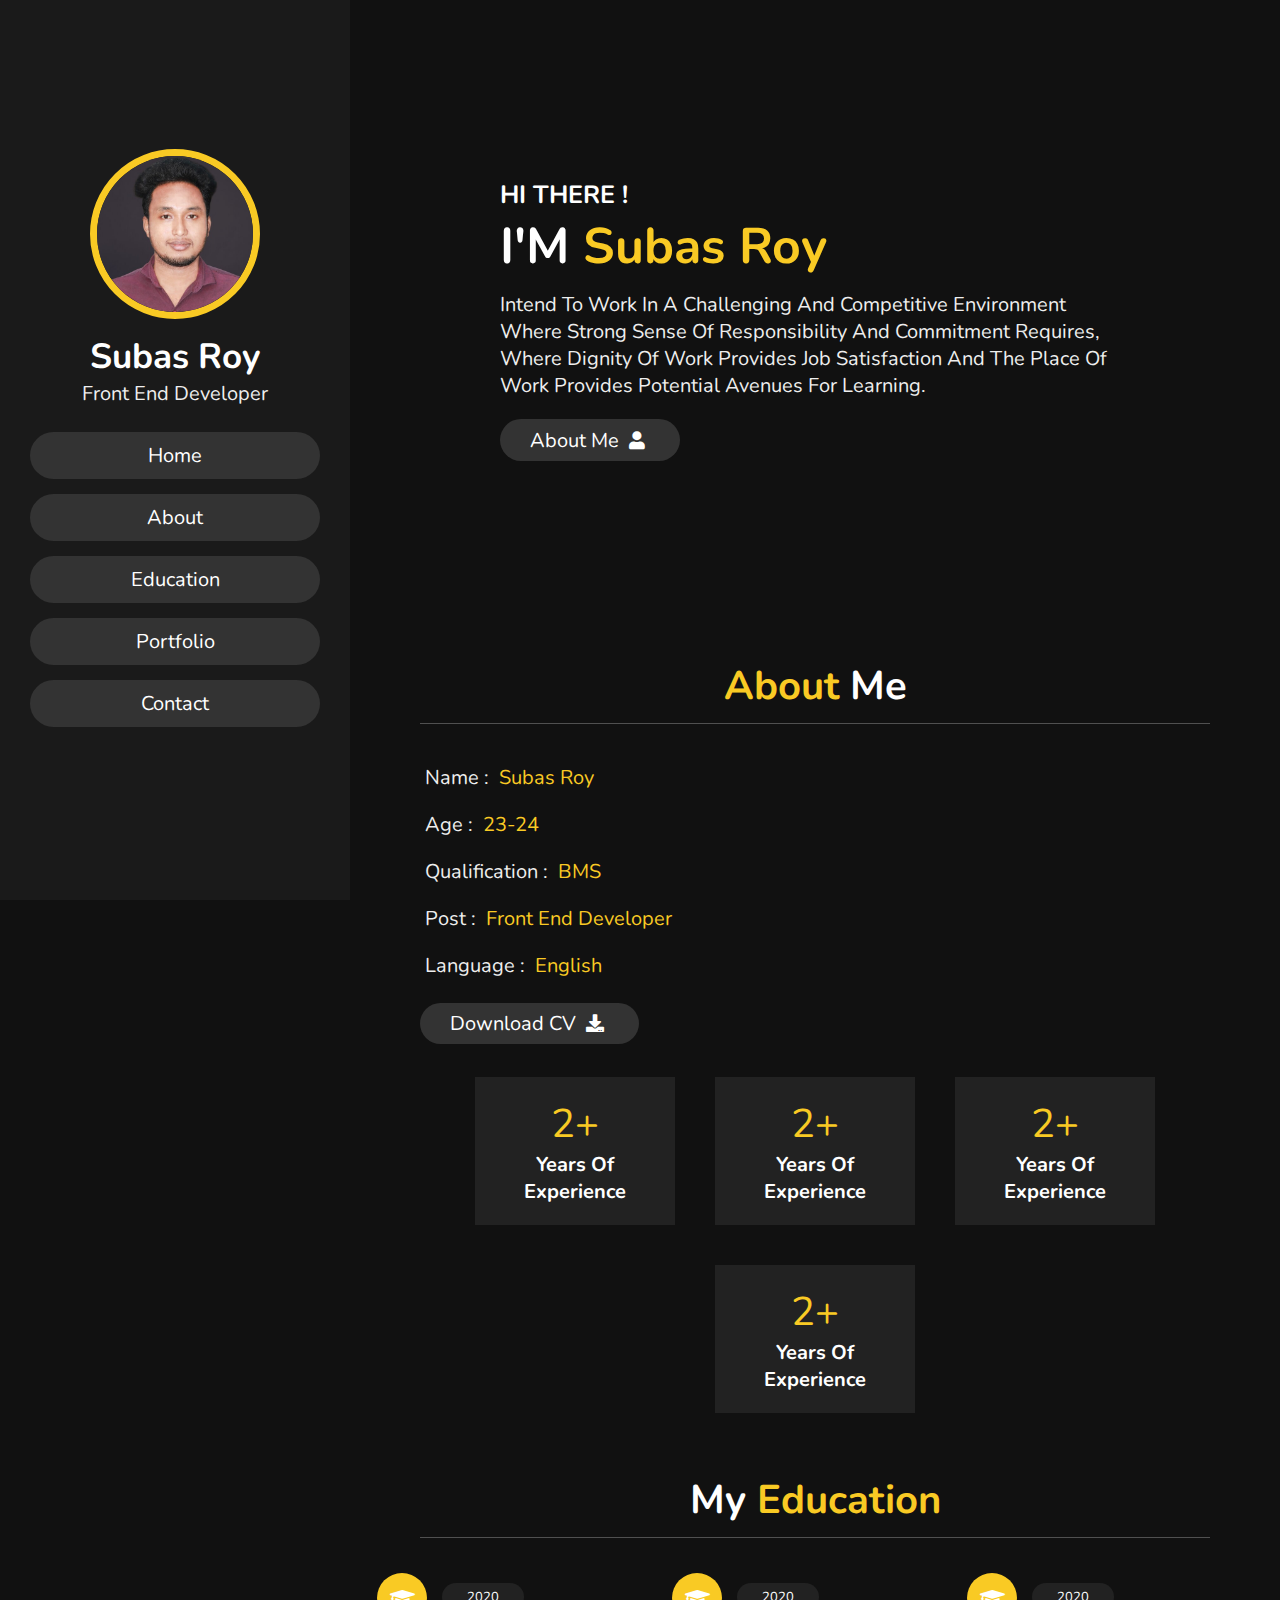
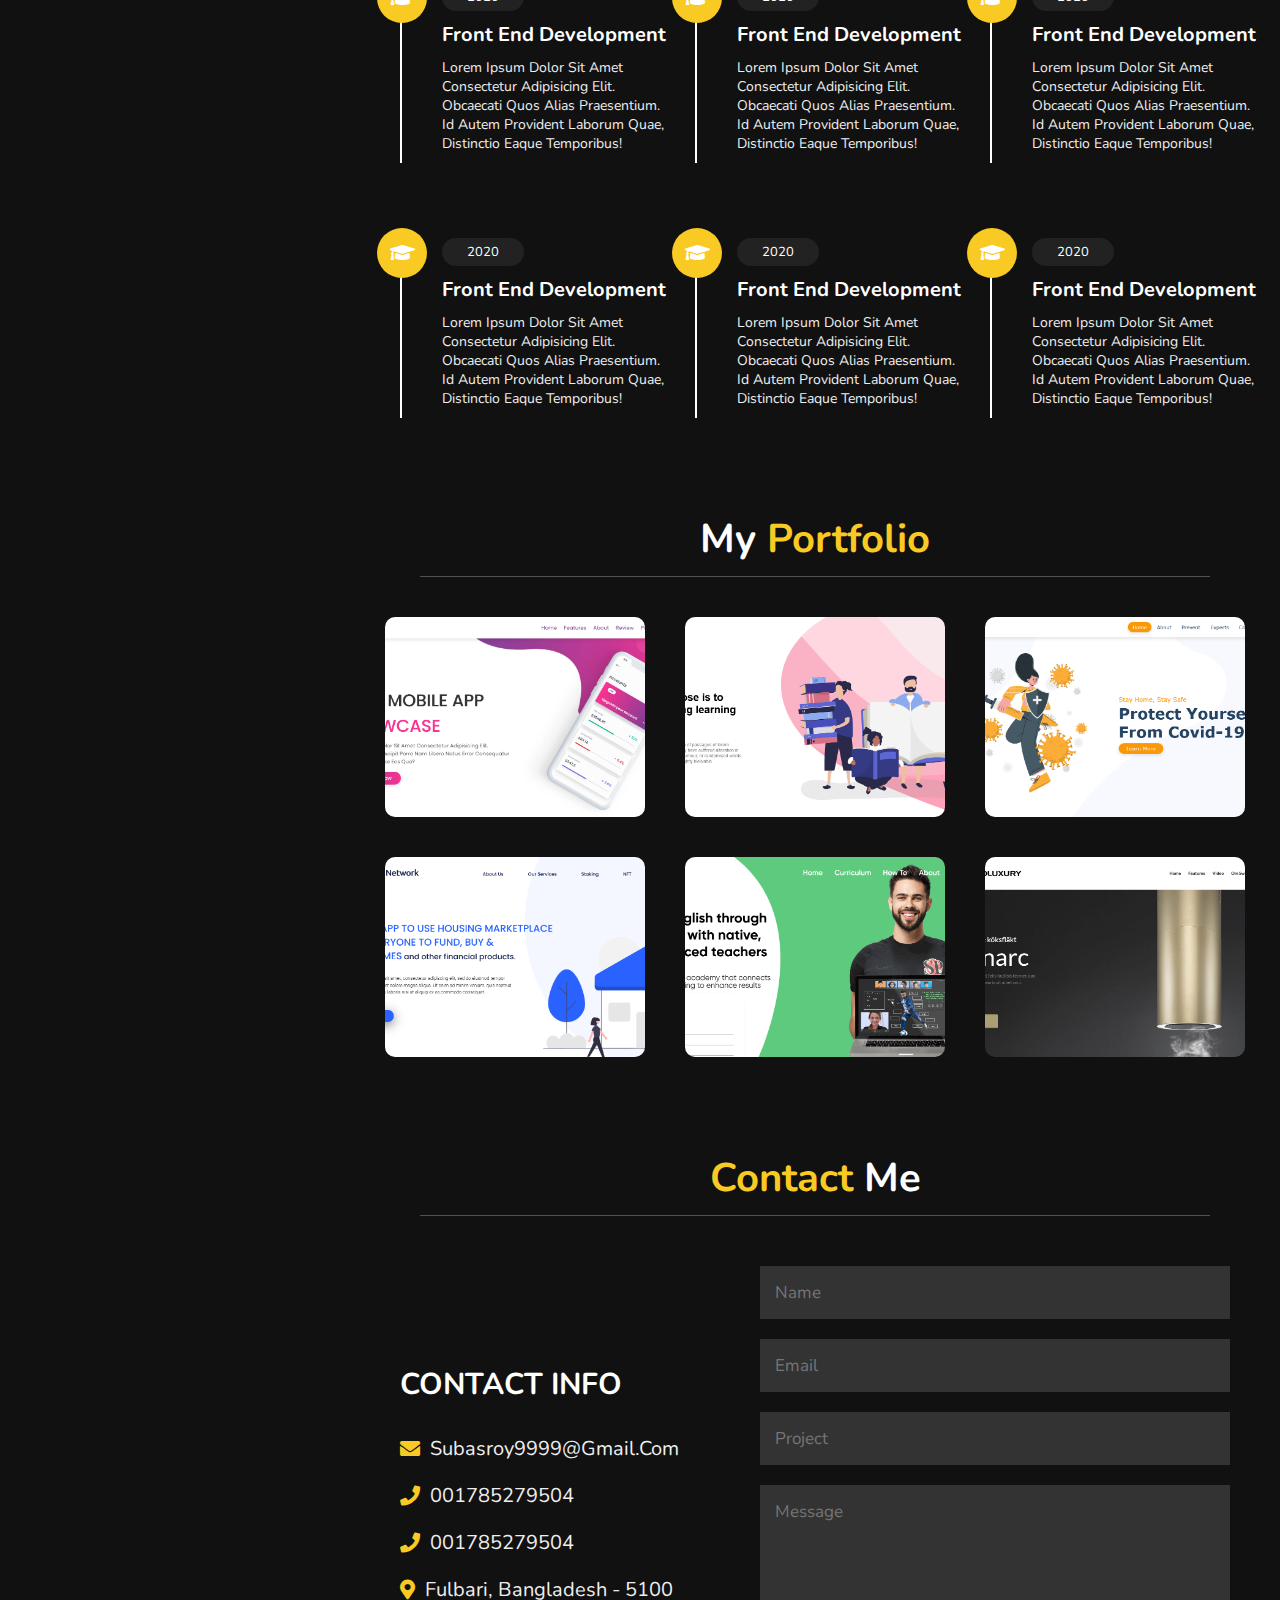
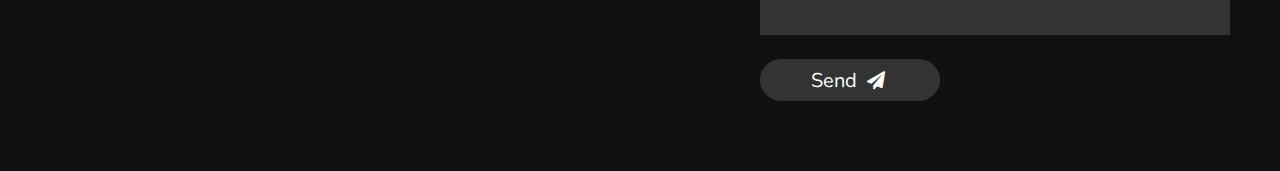
<file: index.html>
<!DOCTYPE html>
<html lang="en">
<head>
	<meta charset="UTF-8">
	<meta name="viewport" content="width=device-width, initial-scale=1.0">
	<title>Subas Roy | Personal Portfolio</title>
	<link rel="icon" href="assets/images/subas.png">
	<!-- font awesome cdn link  -->
    <link rel="stylesheet" href="https://cdnjs.cloudflare.com/ajax/libs/font-awesome/5.15.2/css/all.min.css">
    <!-- Custom CSS file link -->
    <link rel="stylesheet" href="assets/css/style.css">
    <!-- Responsive CSS Link -->
    <link rel="stylesheet"  href="assets/css/responsive.css">
</head>
<body>
	<!-- Header Section Start -->
	<header>
	<div class="user">
		<img src="assets/images/subas.jpg" alt="subas">
		<h3 class="name">Subas Roy</h3>
		<p class="post">Front end Developer</p>
	</div>
	<div class="navbar">
		<ul>
			<li><a href="#home">Home</a></li>
			<li><a href="#about">about</a></li>
			<li><a href="#education">education</a></li>
			<li><a href="#portfolio">portfolio</a></li>
			<li><a href="#contact">contact</a></li>
		</ul>
	</div>
	</header>
	<!-- Header Section End -->

	<div id="menu" class="fas fa-bars"></div>

	<!-- Home Section Start -->
	<section class="home" id="home">
		<h3>HI THERE !</h3>
		<h1>I'M <span>Subas Roy</span></h1>
		<p>Intend to work in a challenging and competitive environment where strong 	sense of responsibility and 
			commitment requires, where dignity of work provides job satisfaction and the place of work provides 
			potential avenues for learning.</p>
		<a href="#about" class="btn"> About Me <i class="fas fa-user"></i></a>
	</section>
	<!-- Home Section End -->

	<!-- About Section Start -->
	<section class="about" id="about">
		<h1 class="heading"> <span>about</span> me </h1>
		<div class="row">
			<div class="info">
				<h3> <span> name : </span> Subas Roy</h3>
				<h3> <span> age : </span> 23-24 </h3>
				<h3> <span> qualification : </span> BMS </h3>
				<h3> <span> post : </span> Front end Developer </h3>
				<h3> <span> language : </span> English </h3>
				<a href="https://i.imgur.com/WHiSCGp.jpg" class="btn" target="_blank"> Download CV <i class="fas fa-download btn-top"></i></a>
			</div>
			<div class="counter">
				<div class="box">
					<span>2+</span>
					<h3>years of experience</h3>
				</div>
				<div class="box">
					<span>2+</span>
					<h3>years of experience</h3>
				</div>
				<div class="box">
					<span>2+</span>
					<h3>years of experience</h3>
				</div>
				<div class="box">
					<span>2+</span>
					<h3>years of experience</h3>
				</div>
			</div>
		</div>
	</section>
	<!-- About Section End -->

	<!-- Education Section Start -->
	<section class="education" id="education">
		<h1 class="heading"> my <span>education</span> </h1>
		<div class="box-container">
			<div class="box">
				 <i class="fas fa-graduation-cap"></i>
				<span>2020</span>
				<h3>Front end development</h3>
				<p>Lorem ipsum dolor sit amet consectetur adipisicing elit. Obcaecati quos alias praesentium. Id autem provident laborum quae, distinctio eaque temporibus!</p>
			</div>
			<div class="box">
				<i class="fas fa-graduation-cap"></i>
				<span>2020</span>
				<h3>Front end development</h3>
				<p>Lorem ipsum dolor sit amet consectetur adipisicing elit. Obcaecati quos alias praesentium. Id autem provident laborum quae, distinctio eaque temporibus!</p>
			</div>
			<div class="box">
				<i class="fas fa-graduation-cap"></i>
				<span>2020</span>
				<h3>Front end development</h3>
				<p>Lorem ipsum dolor sit amet consectetur adipisicing elit. Obcaecati quos alias praesentium. Id autem provident laborum quae, distinctio eaque temporibus!</p>
			</div>
			<div class="box">
				<i class="fas fa-graduation-cap"></i>
				<span>2020</span>
				<h3>Front end development</h3>
				<p>Lorem ipsum dolor sit amet consectetur adipisicing elit. Obcaecati quos alias praesentium. Id autem provident laborum quae, distinctio eaque temporibus!</p>
			</div>
			<div class="box">
				<i class="fas fa-graduation-cap"></i>
				<span>2020</span>
				<h3>Front end development</h3>
				<p>Lorem ipsum dolor sit amet consectetur adipisicing elit. Obcaecati quos alias praesentium. Id autem provident laborum quae, distinctio eaque temporibus!</p>
			</div>
			<div class="box">
				<i class="fas fa-graduation-cap"></i>
				<span>2020</span>
				<h3>Front end development</h3>
				<p>Lorem ipsum dolor sit amet consectetur adipisicing elit. Obcaecati quos alias praesentium. Id autem provident laborum quae, distinctio eaque temporibus!</p>
			</div>
		</div>
	</section>
	<!-- Education Section End -->

	<!-- Portfolio Section Start -->
	<section class="portfolio" id="portfolio">
		<h1 class="heading"> my <span>portfolio</span> </h1>
		<div class="box-container">
			<div class="box">
				<a href="app-landing-page/index.html" target="_blank"><img src="assets/images/portfolio_1.png" alt="app"></a>
			</div>
			<div class="box">
				<a href="Business-landing-page/index.html" target="_blank"><img src="assets/images/portfolio_2.png" alt="Business"></a>
			</div>
			<div class="box">
				<a href="Covid-19/index.html" target="_blank"><img src="assets/images/portfolio_3.png" alt="Covid"></a>
			</div>
			<div class="box">
				<a href="https://homedefyn.network/" target="_blank"><img src="assets/images/portfolio_4.png" alt="homedefyn"></a>
			</div>
			<div class="box">
				<a href="https://englishthroughfootball.netlify.app/" target="_blank"><img src="assets/images/portfolio_5.png" alt="english"></a>
			</div>
			<div class="box">
				<a href="Swedluxury/index.html" target="_blank"><img src="assets/images/portfolio_6.png" alt="subas"></a>
			</div>
		</div>
	</section>
	<!-- Portfolio section End -->

	<!-- Contact Section Start -->
	<section class="contact" id="contact">
		<h1 class="heading"> <span>Contact</span> Me</h1>
		<div class="row">
			<div class="content">
				<h3 class="title">Contact Info</h3>
				<div class="info">
					<h3> <i class="fas fa-envelope"></i> subasroy9999@gmail.com </h3>
					<h3> <i class="fas fa-phone"></i> 001785279504 </h3>
					<h3> <i class="fas fa-phone"></i> 001785279504 </h3>
					<h3> <i class="fas fa-map-marker-alt"></i> Fulbari, Bangladesh - 5100 </h3> 
				</div>
			</div>
			<form>
				<input type="text" placeholder="name" class="box">
				<input type="email" placeholder="email" class="box">
				<input type="text" placeholder="project" class="box">
				<textarea cols="30" rows="10" class="box message" placeholder="message"></textarea>
				<button type="submit" class="btn">Send <i class="fas fa-paper-plane"></i></button>
			</form>
		</div>
	</section>
	<!-- Contact Section End -->


<!-- scroll top button  -->

<a href="#home" class="top">
    <img src="assets/images/scroll-top-img.png" alt="">
</a>







	<!-- jquery cdn link  -->
<script src="https://cdnjs.cloudflare.com/ajax/libs/jquery/3.6.0/jquery.min.js"></script>
<!-- Custom Js file link -->
<script src="assets/js/scripts.js"></script>
</body>
</html>
</file>
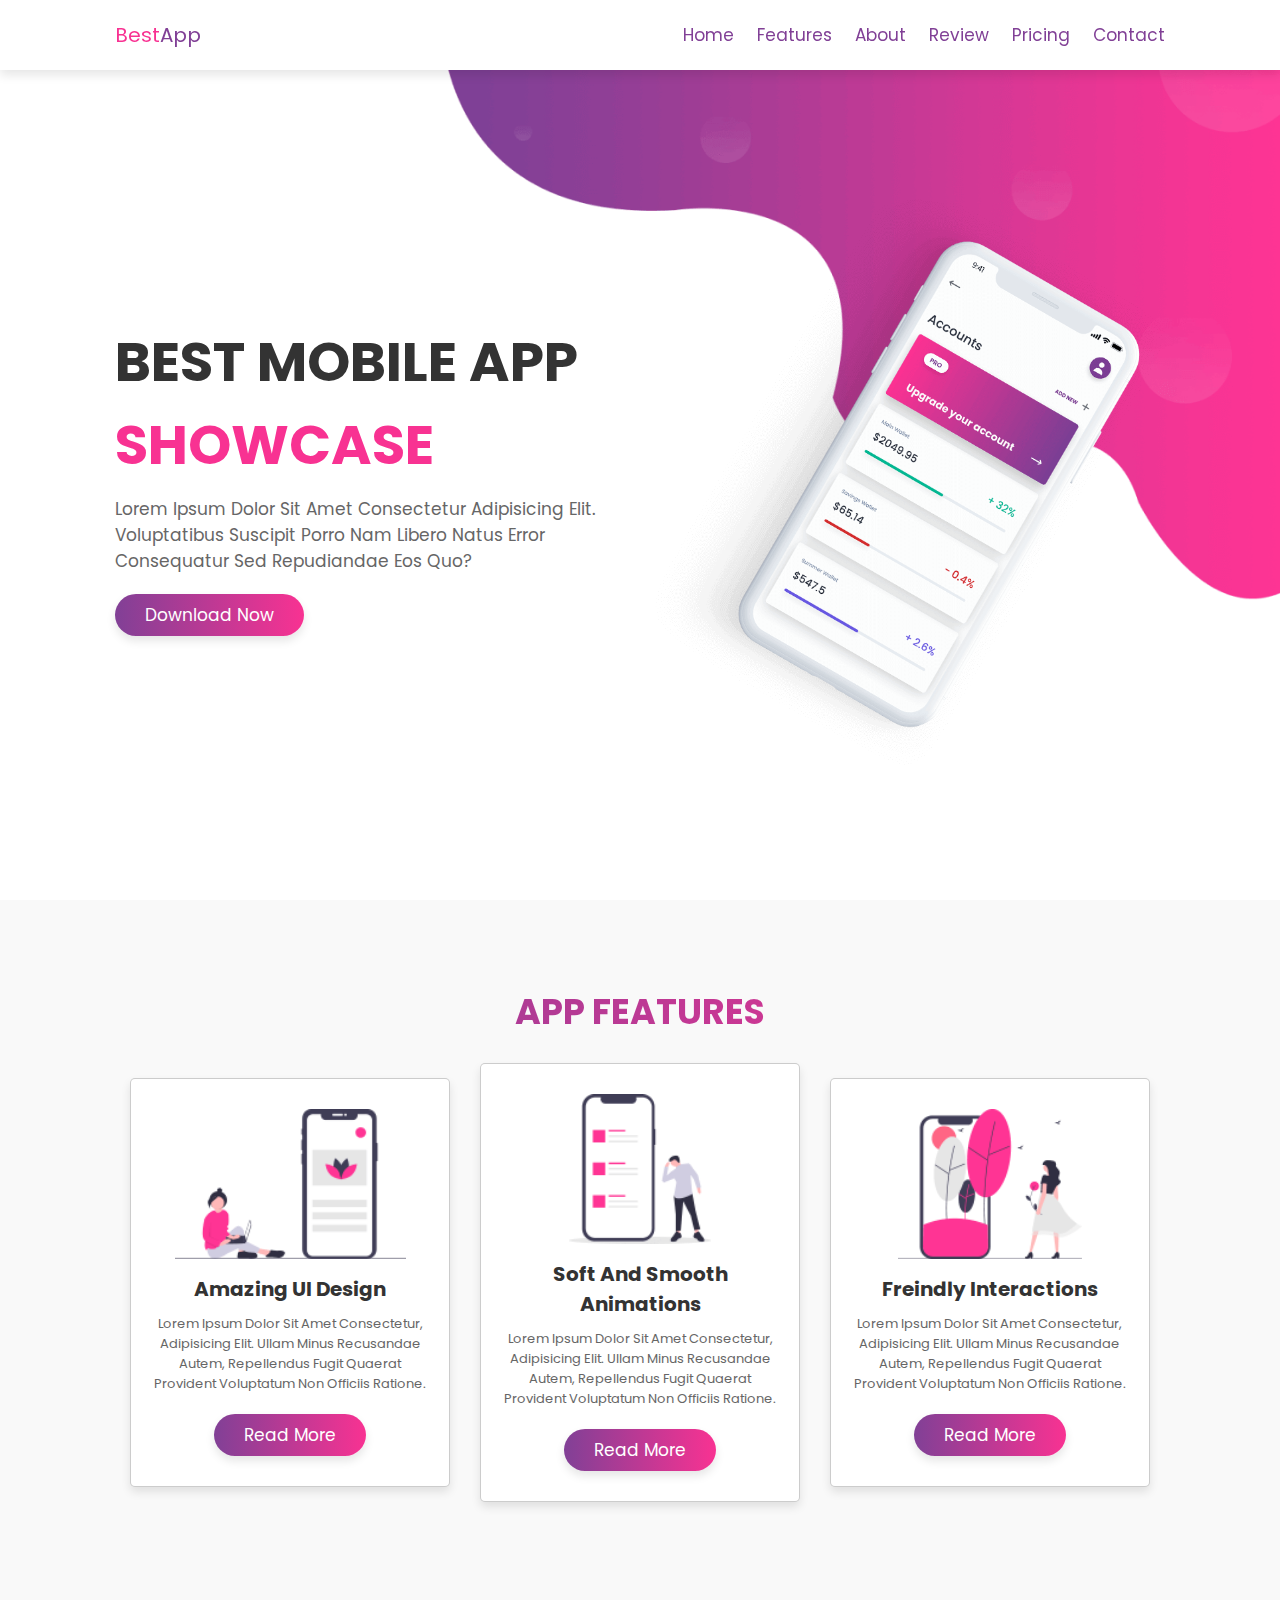
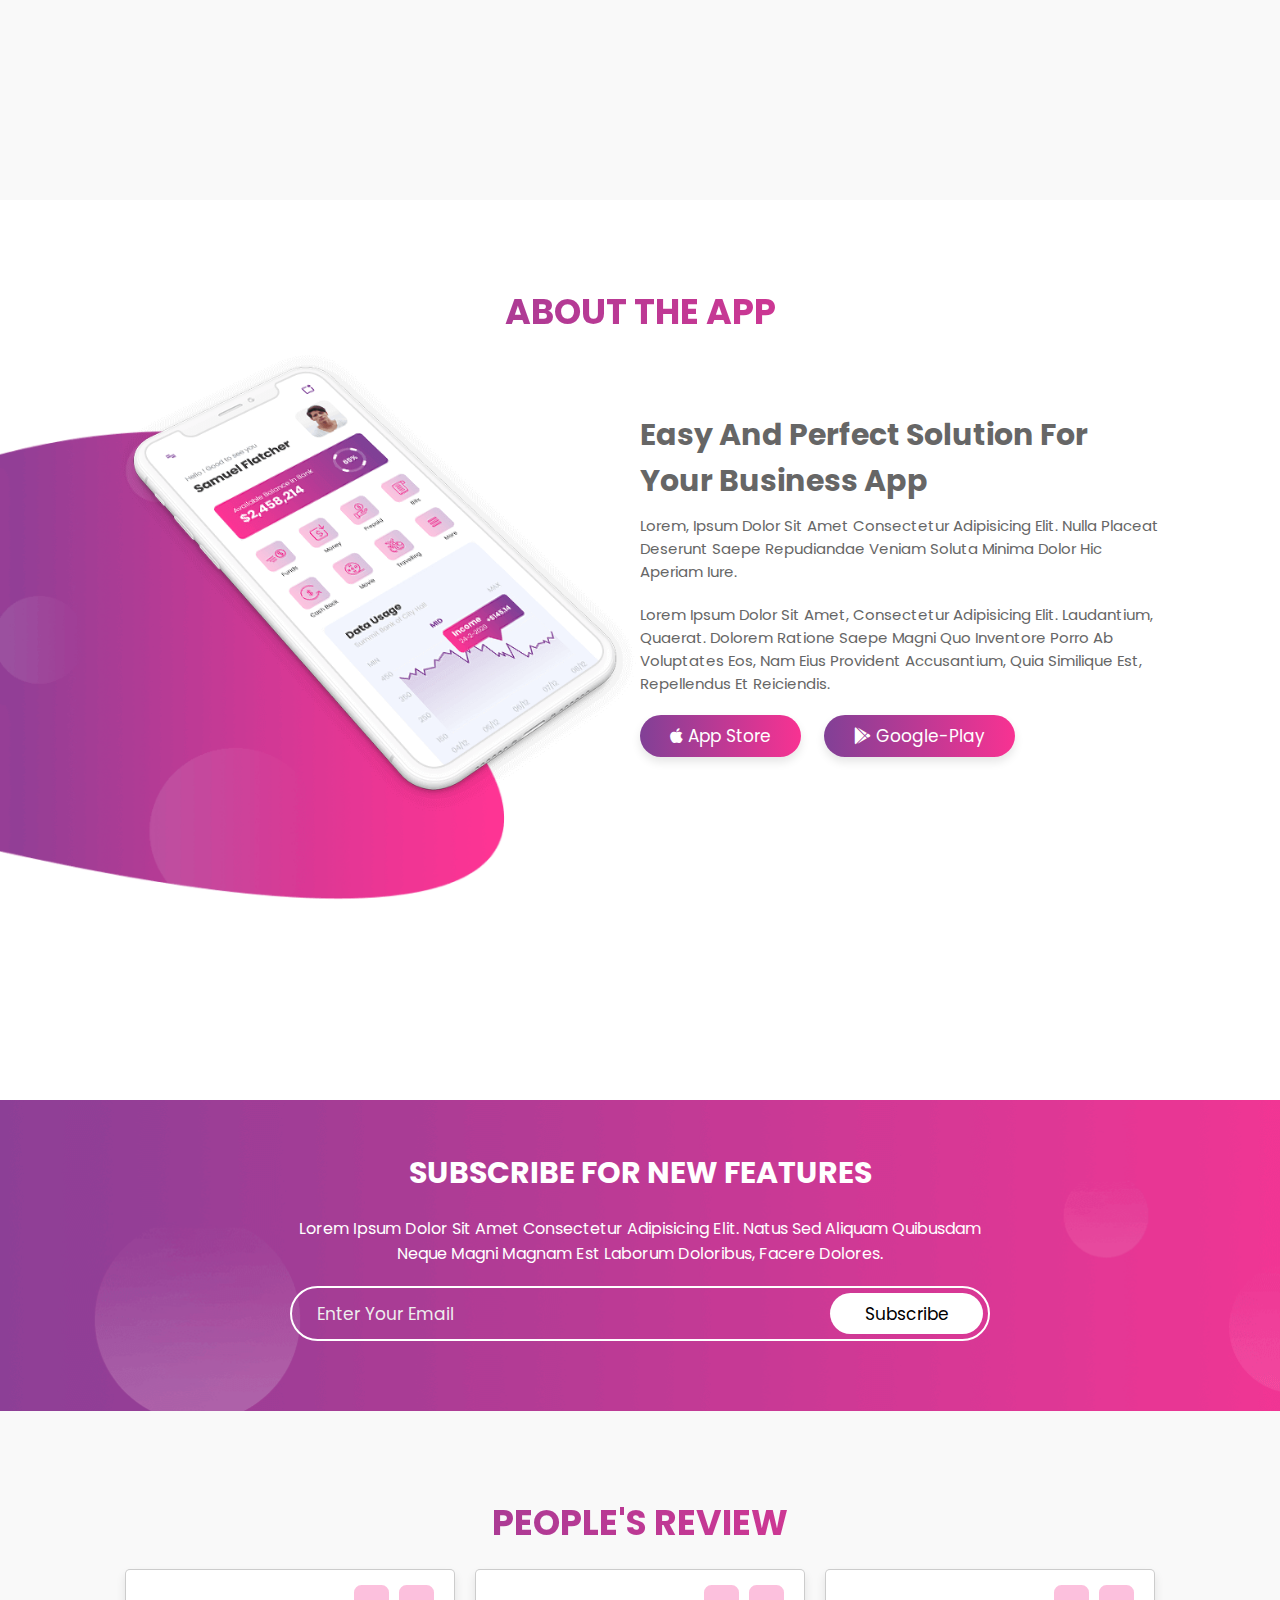
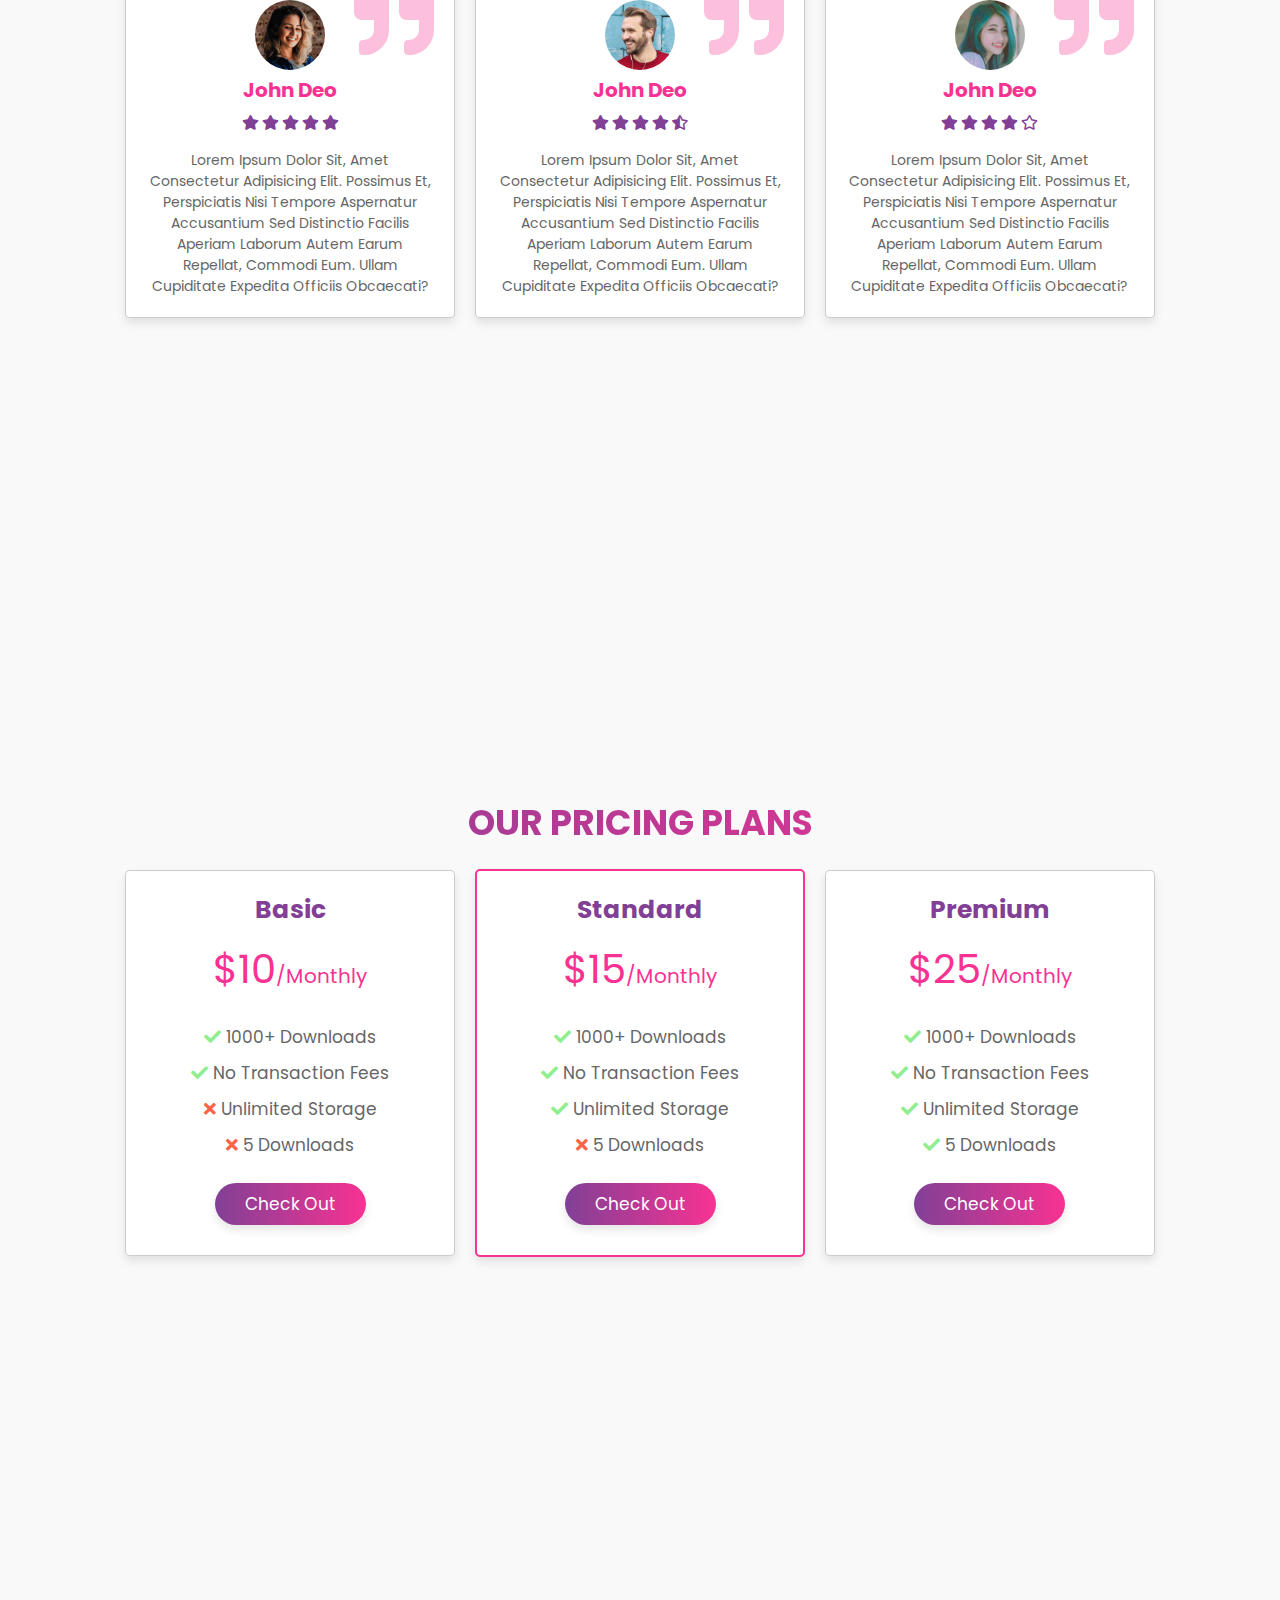
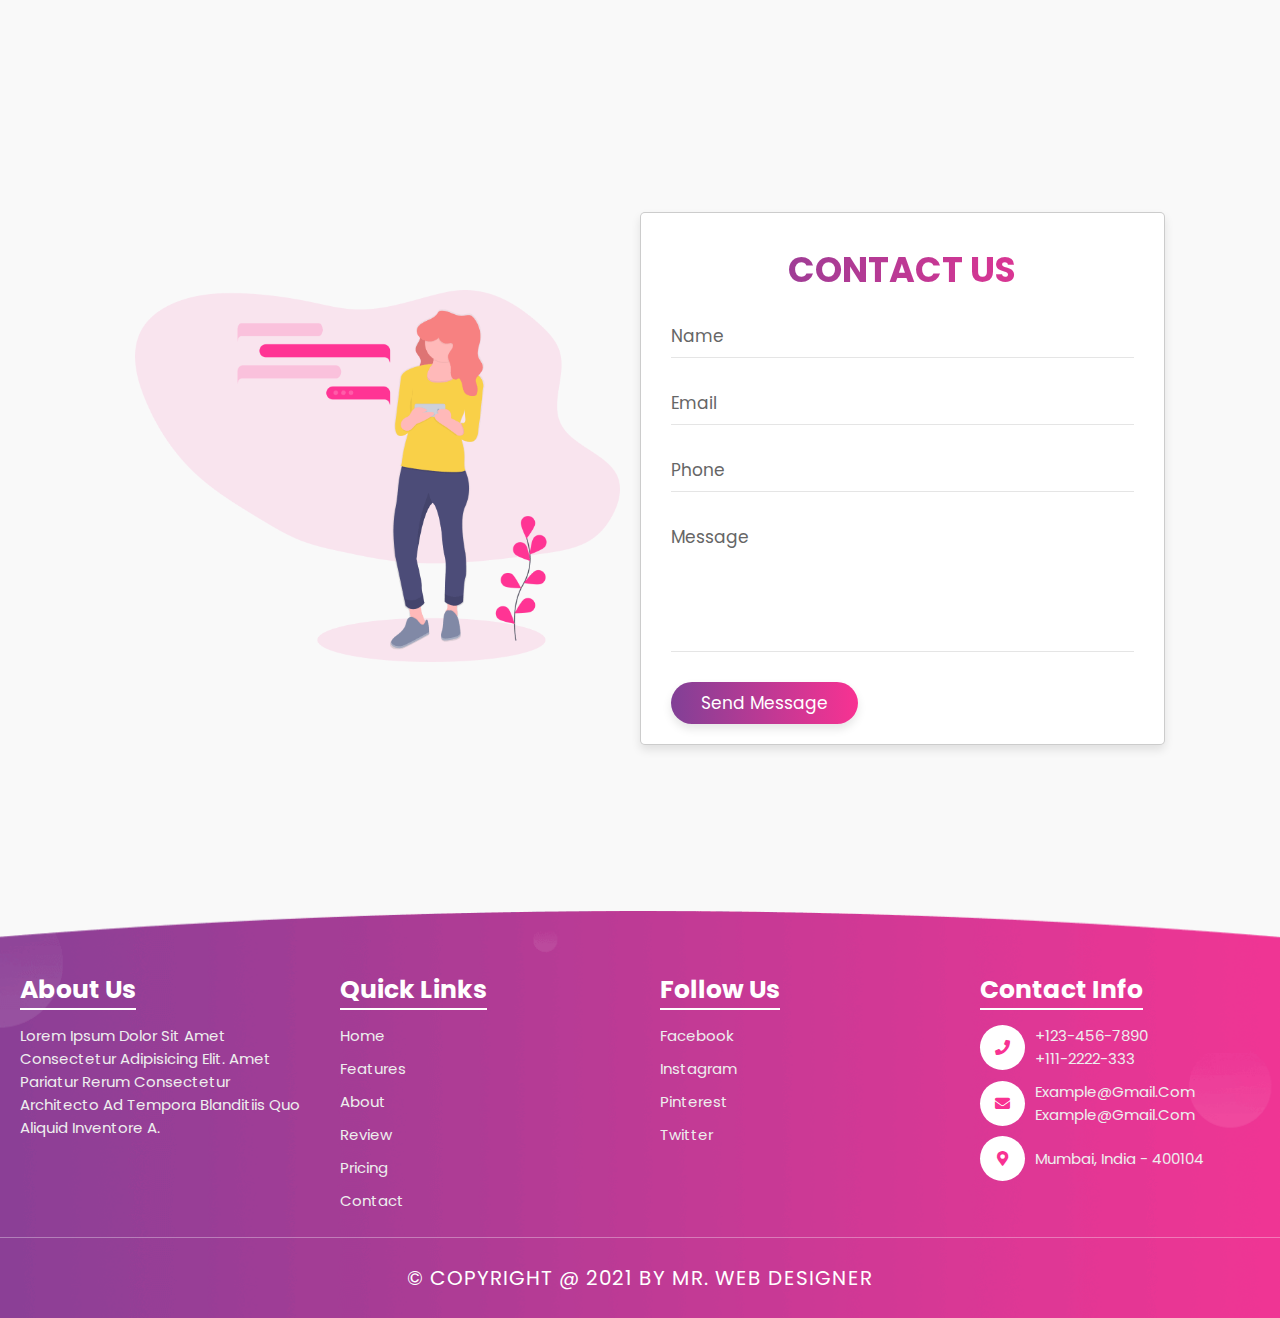
<file: app-landing-page/index.html>
<!DOCTYPE html>
<html lang="zxx">

<head>
    <meta charset="UTF-8">
    <link rel="icon" href="images/subas.png">
    <meta name="viewport" content="width=device-width, initial-scale=1.0">
    <title> App Landing Page </title>

    <!-- font awesome cdn link  -->
    <link rel="stylesheet" href="https://cdnjs.cloudflare.com/ajax/libs/font-awesome/5.15.3/css/all.min.css">

    <!-- custom css file link  -->
    <link rel="stylesheet" href="style.css">

</head>

<body>

    <!-- header section starts  -->

    <header>

        <a href="#" class="logo"><span>best</span>App</a>

        <input type="checkbox" id="menu-bar">
        <label for="menu-bar" class="fas fa-bars"></label>

        <nav class="navbar">
            <a href="#home">home</a>
            <a href="#features">features</a>
            <a href="#about">about</a>
            <a href="#review">review</a>
            <a href="#pricing">pricing</a>
            <a href="#contact">contact</a>
        </nav>

    </header>

    <!-- header section ends -->

    <!-- home section starts  -->

    <section class="home" id="home">
        <div class="content">
            <h3>best mobile app <span>showcase</span></h3>
            <p>Lorem ipsum dolor sit amet consectetur adipisicing elit. Voluptatibus suscipit porro nam libero natus
                error consequatur sed repudiandae eos quo?</p>
            <a href="#" class="btn">download now</a>
        </div>

        <div class="image">
            <img src="images/home-img.png" alt="">
        </div>

    </section>

    <!-- home section ends -->

    <!-- features section starts  -->

    <section class="features" id="features">

        <h2> app features </h2>

        <div class="box-container">

            <div class="box">
                <img src="images/f-icon1.png" alt="">
                <h3>amazing UI design</h3>
                <p>Lorem ipsum dolor sit amet consectetur, adipisicing elit. Ullam minus recusandae autem, repellendus
                    fugit quaerat provident voluptatum non officiis ratione.</p>
                <a href="#" class="btn">read more</a>
            </div>

            <div class="box">
                <img src="images/f-icon2.png" alt="">
                <h3>soft and smooth animations</h3>
                <p>Lorem ipsum dolor sit amet consectetur, adipisicing elit. Ullam minus recusandae autem, repellendus
                    fugit quaerat provident voluptatum non officiis ratione.</p>
                <a href="#" class="btn">read more</a>
            </div>

            <div class="box">
                <img src="images/f-icon3.png" alt="">
                <h3>freindly interactions</h3>
                <p>Lorem ipsum dolor sit amet consectetur, adipisicing elit. Ullam minus recusandae autem, repellendus
                    fugit quaerat provident voluptatum non officiis ratione.</p>
                <a href="#" class="btn">read more</a>
            </div>

        </div>

    </section>

    <!-- features section ends -->

    <!-- about section starts  -->

    <section class="about" id="about">

        <h2> about the app </h2>

        <div class="column">

            <div class="image">
                <img src="images/about-img.png" alt="">
            </div>

            <div class="content">
                <h3>Easy And Perfect Solution For Your Business App</h3>
                <p>Lorem, ipsum dolor sit amet consectetur adipisicing elit. Nulla placeat deserunt saepe repudiandae
                    veniam soluta minima dolor hic aperiam iure.</p>
                <p>Lorem ipsum dolor sit amet, consectetur adipisicing elit. Laudantium, quaerat. Dolorem ratione saepe
                    magni quo inventore porro ab voluptates eos, nam eius provident accusantium, quia similique est,
                    repellendus et reiciendis.</p>
                <div class="buttons">
                    <a href="#" class="btn"> <i class="fab fa-apple"></i> app store </a>
                    <a href="#" class="btn"> <i class="fab fa-google-play"></i> google-play </a>
                </div>
            </div>

        </div>

    </section>

    <!-- about section ends -->

    <!-- newsletter Area Start  -->

    <div class="newsletter">

        <h3>Subscribe For New Features</h3>
        <p>Lorem ipsum dolor sit amet consectetur adipisicing elit. Natus sed aliquam quibusdam neque magni magnam est
            laborum doloribus, facere dolores.</p>
        <form action="#">
            <input type="email" placeholder="enter your email">
            <input type="submit" value="Subscribe">
        </form>

    </div>
    <!-- newsletter Area End  -->

    <!-- review section starts  -->

    <section class="review" id="review">

        <h2> people's review </h2>

        <div class="box-container">

            <div class="box">
                <i class="fas fa-quote-right"></i>
                <div class="user">
                    <img src="images/pic1.png" alt="">
                    <h3>john deo</h3>
                    <div class="stars">
                        <i class="fas fa-star"></i>
                        <i class="fas fa-star"></i>
                        <i class="fas fa-star"></i>
                        <i class="fas fa-star"></i>
                        <i class="fas fa-star"></i>
                    </div>
                    <div class="comment">
                        Lorem ipsum dolor sit, amet consectetur adipisicing elit. Possimus et, perspiciatis nisi tempore
                        aspernatur accusantium sed distinctio facilis aperiam laborum autem earum repellat, commodi eum.
                        Ullam cupiditate expedita officiis obcaecati?
                    </div>
                </div>
            </div>

            <div class="box">
                <i class="fas fa-quote-right"></i>
                <div class="user">
                    <img src="images/pic2.png" alt="">
                    <h3>john deo</h3>
                    <div class="stars">
                        <i class="fas fa-star"></i>
                        <i class="fas fa-star"></i>
                        <i class="fas fa-star"></i>
                        <i class="fas fa-star"></i>
                        <i class="fas fa-star-half-alt"></i>
                    </div>
                    <div class="comment">
                        Lorem ipsum dolor sit, amet consectetur adipisicing elit. Possimus et, perspiciatis nisi tempore
                        aspernatur accusantium sed distinctio facilis aperiam laborum autem earum repellat, commodi eum.
                        Ullam cupiditate expedita officiis obcaecati?
                    </div>
                </div>
            </div>

            <div class="box">
                <i class="fas fa-quote-right"></i>
                <div class="user">
                    <img src="images/pic3.png" alt="">
                    <h3>john deo</h3>
                    <div class="stars">
                        <i class="fas fa-star"></i>
                        <i class="fas fa-star"></i>
                        <i class="fas fa-star"></i>
                        <i class="fas fa-star"></i>
                        <i class="far fa-star"></i>
                    </div>
                    <div class="comment">
                        Lorem ipsum dolor sit, amet consectetur adipisicing elit. Possimus et, perspiciatis nisi tempore
                        aspernatur accusantium sed distinctio facilis aperiam laborum autem earum repellat, commodi eum.
                        Ullam cupiditate expedita officiis obcaecati?
                    </div>
                </div>
            </div>

        </div>

    </section>

    <!-- review section ends -->

    <!-- pricing section starts  -->

    <section class="pricing" id="pricing">

        <h2> Our Pricing Plans </h2>

        <div class="box-container">

            <div class="box">
                <h3 class="title">basic</h3>
                <div class="price">$10<span>/monthly</span></div>
                <ul>
                    <li> <i class="fas fa-check"></i> 1000+ downloads </li>
                    <li> <i class="fas fa-check"></i> No transaction fees </li>
                    <li> <i class="fas fa-times"></i> unlimited storage </li>
                    <li> <i class="fas fa-times"></i> 5 downloads </li>
                </ul>
                <a href="#" class="btn">check out</a>
            </div>

            <div class="box">
                <h3 class="title">standard</h3>
                <div class="price">$15<span>/monthly</span></div>
                <ul>
                    <li> <i class="fas fa-check"></i> 1000+ downloads </li>
                    <li> <i class="fas fa-check"></i> No transaction fees </li>
                    <li> <i class="fas fa-check"></i> unlimited storage </li>
                    <li> <i class="fas fa-times"></i> 5 downloads </li>
                </ul>
                <a href="#" class="btn">check out</a>
            </div>

            <div class="box">
                <h3 class="title">premium</h3>
                <div class="price">$25<span>/monthly</span></div>
                <ul>
                    <li> <i class="fas fa-check"></i> 1000+ downloads </li>
                    <li> <i class="fas fa-check"></i> No transaction fees </li>
                    <li> <i class="fas fa-check"></i> unlimited storage </li>
                    <li> <i class="fas fa-check"></i> 5 downloads </li>
                </ul>
                <a href="#" class="btn">check out</a>
            </div>

        </div>

    </section>

    <!-- pricing section ends -->

    <!-- contact section starts  -->

    <section class="contact" id="contact">

        <div class="image">
            <img src="images/contact-img.png" alt="">
        </div>

        <form action="#">

            <h2>Contact us</h2>

            <div class="inputBox">
                <input type="text" required>
                <label>name</label>
            </div>

            <div class="inputBox">
                <input type="email" required>
                <label>email</label>
            </div>

            <div class="inputBox">
                <input type="number" required>
                <label>phone</label>
            </div>

            <div class="inputBox">
                <textarea required cols="30" rows="10"></textarea>
                <label>message</label>
            </div>

            <input type="submit" class="btn" value="send message">

        </form>

    </section>

    <!-- contact section edns -->

    <!-- footer section starts  -->

    <div class="footer">

        <div class="box-container">

            <div class="box">
                <h3>about us</h3>
                <p>Lorem ipsum dolor sit amet consectetur adipisicing elit. Amet pariatur rerum consectetur architecto
                    ad tempora blanditiis quo aliquid inventore a.</p>
            </div>

            <div class="box">
                <h3>quick links</h3>
                <a href="#">home</a>
                <a href="#">features</a>
                <a href="#">about</a>
                <a href="#">review</a>
                <a href="#">pricing</a>
                <a href="#">contact</a>
            </div>

            <div class="box">
                <h3>follow us</h3>
                <a href="#">facebook</a>
                <a href="#">instagram</a>
                <a href="#">pinterest</a>
                <a href="#">twitter</a>
            </div>

            <div class="box">
                <h3>contact info</h3>
                <div class="info">
                    <i class="fas fa-phone"></i>
                    <p> +123-456-7890 <br> +111-2222-333 </p>
                </div>
                <div class="info">
                    <i class="fas fa-envelope"></i>
                    <p> example@gmail.com <br> example@gmail.com </p>
                </div>
                <div class="info">
                    <i class="fas fa-map-marker-alt"></i>
                    <p> mumbai, india - 400104 </p>
                </div>
            </div>

        </div>

        <h1 class="credit"> &copy; copyright @ 2021 by mr. web designer </h1>

    </div>

    <!-- footer section ends -->




















</body>

</html>
</file>
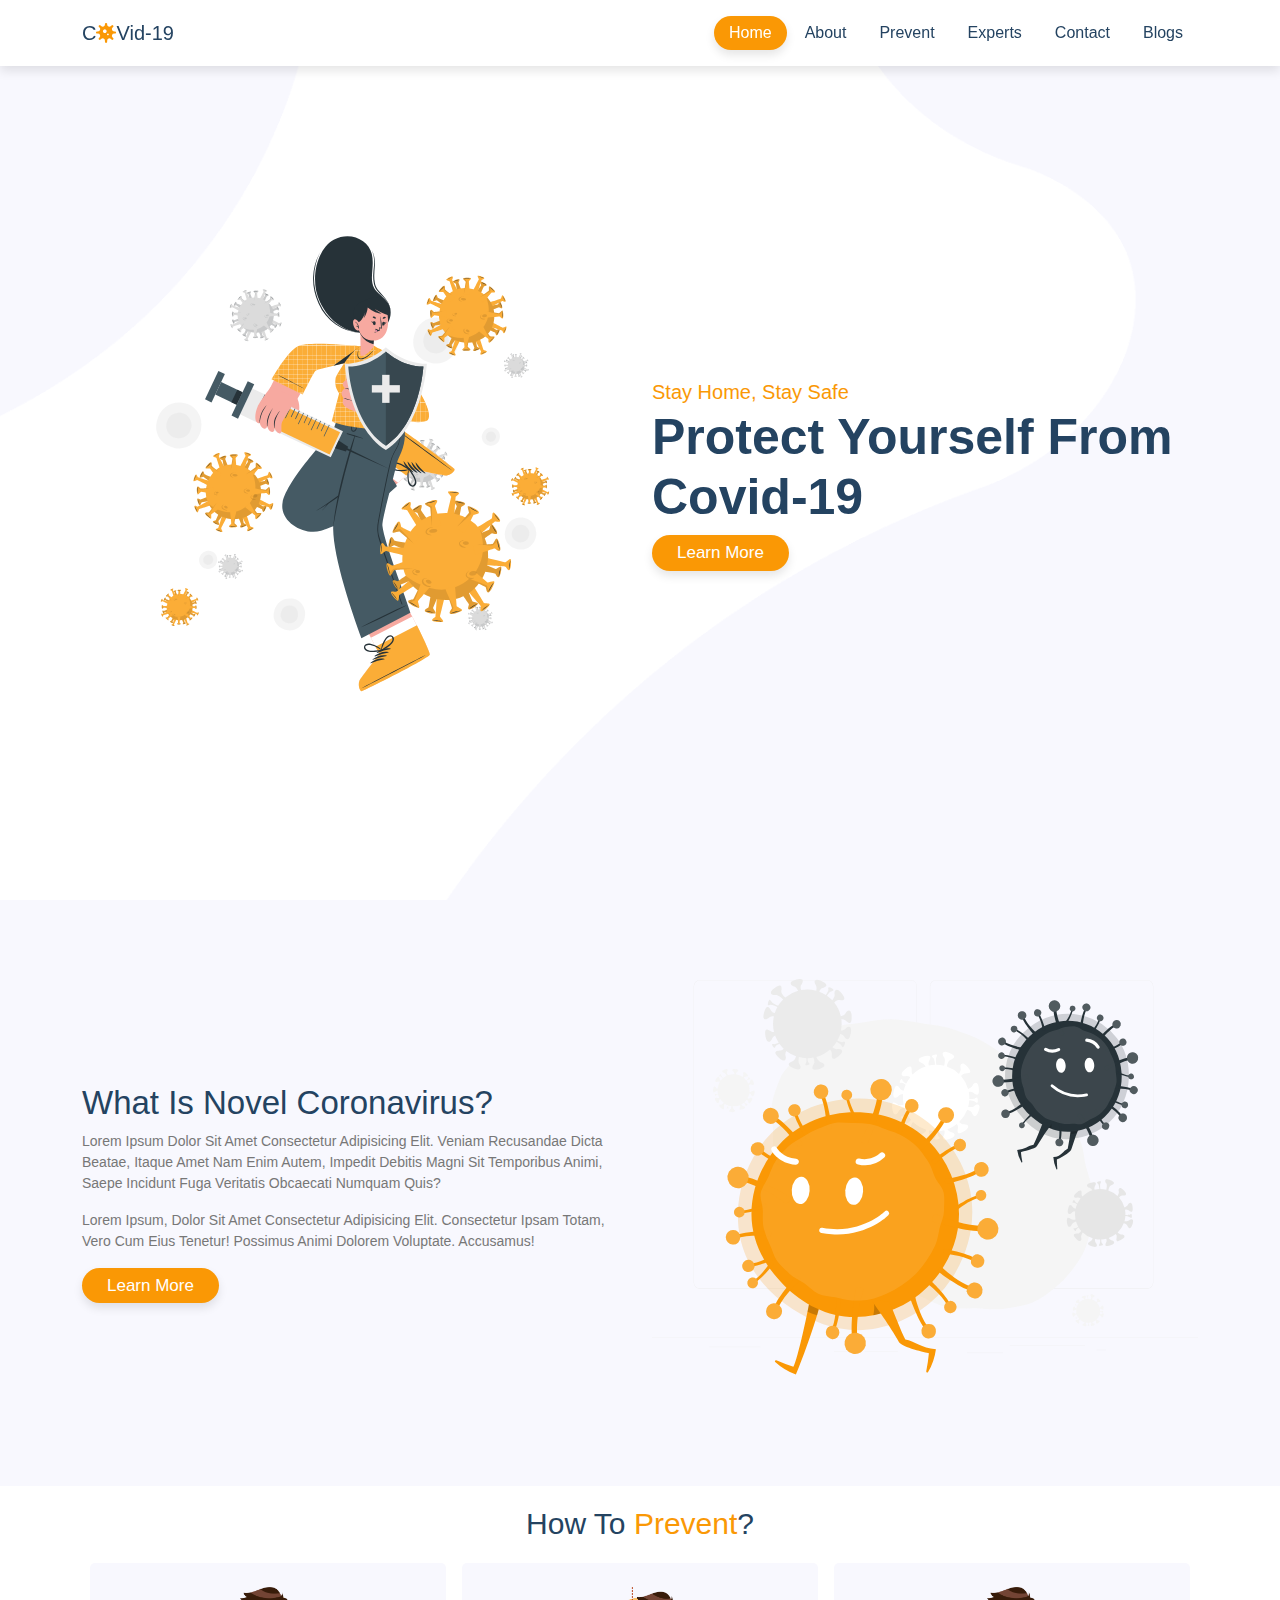
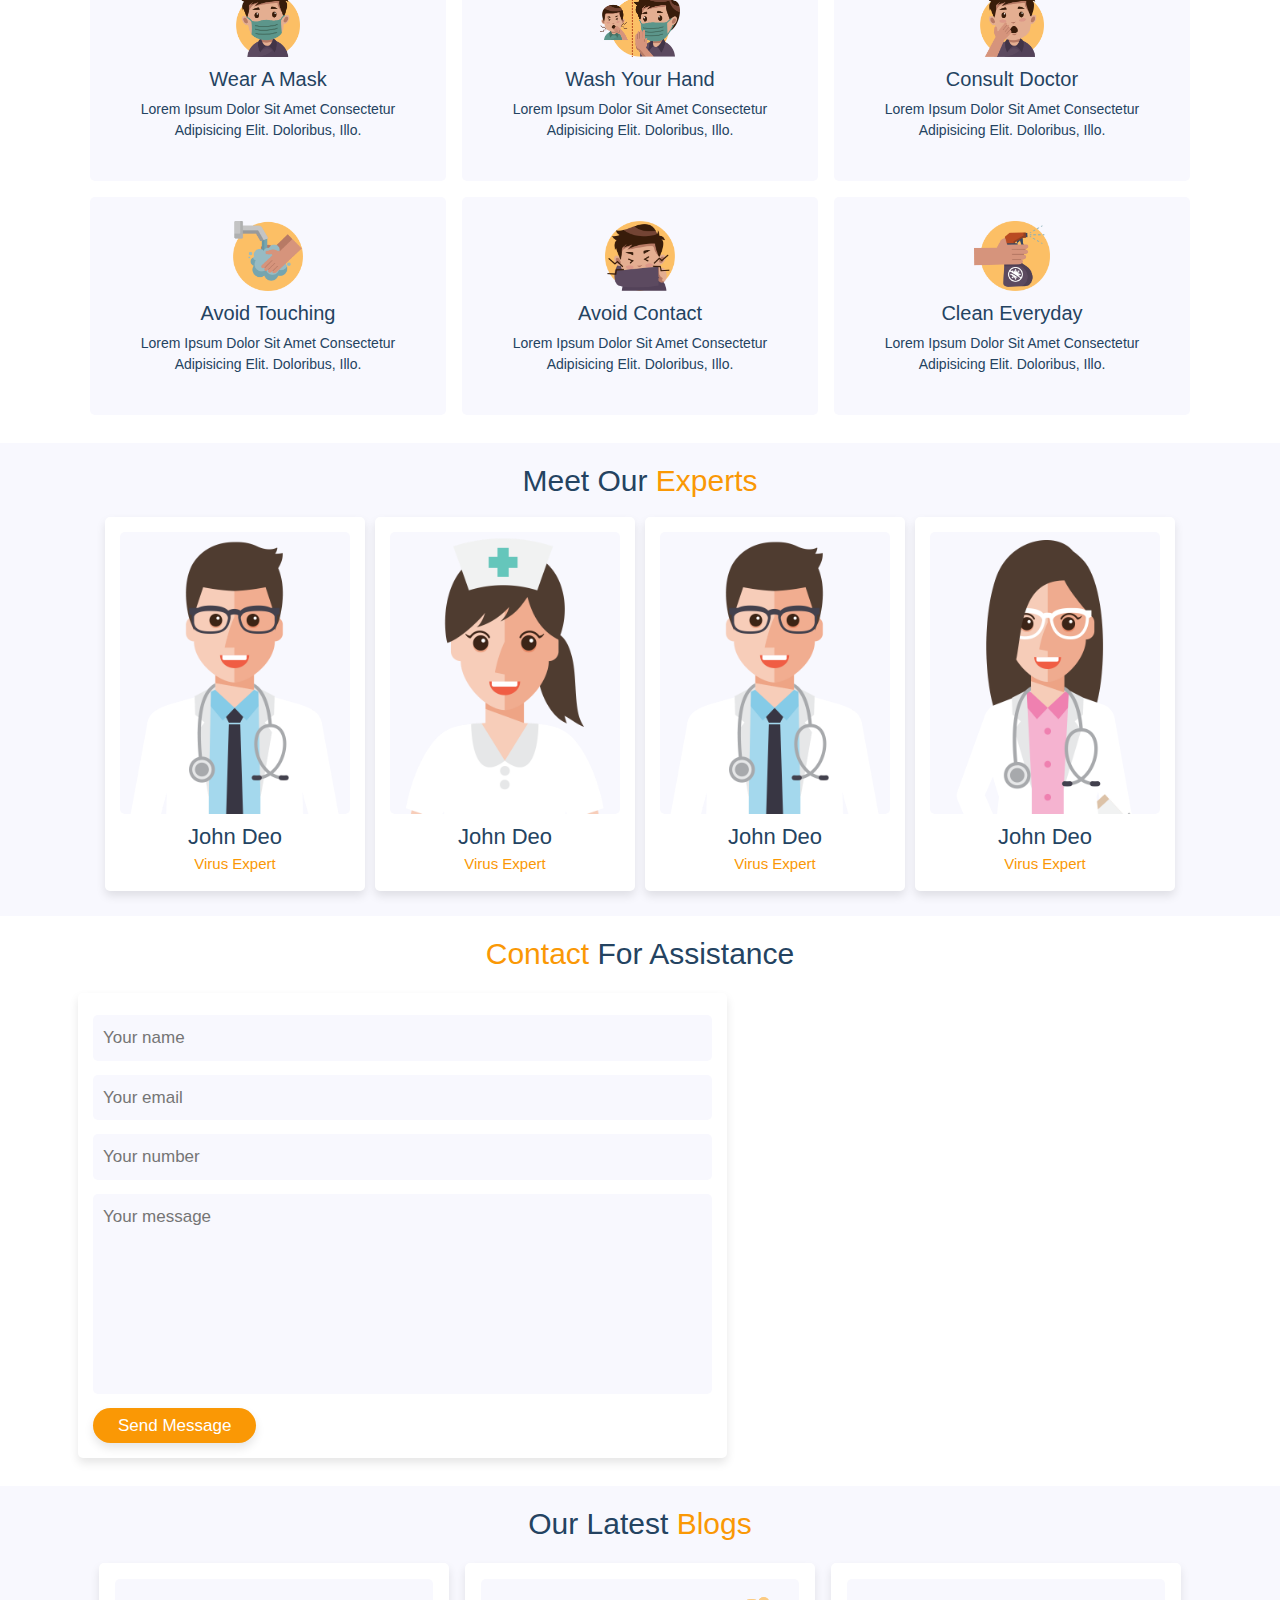
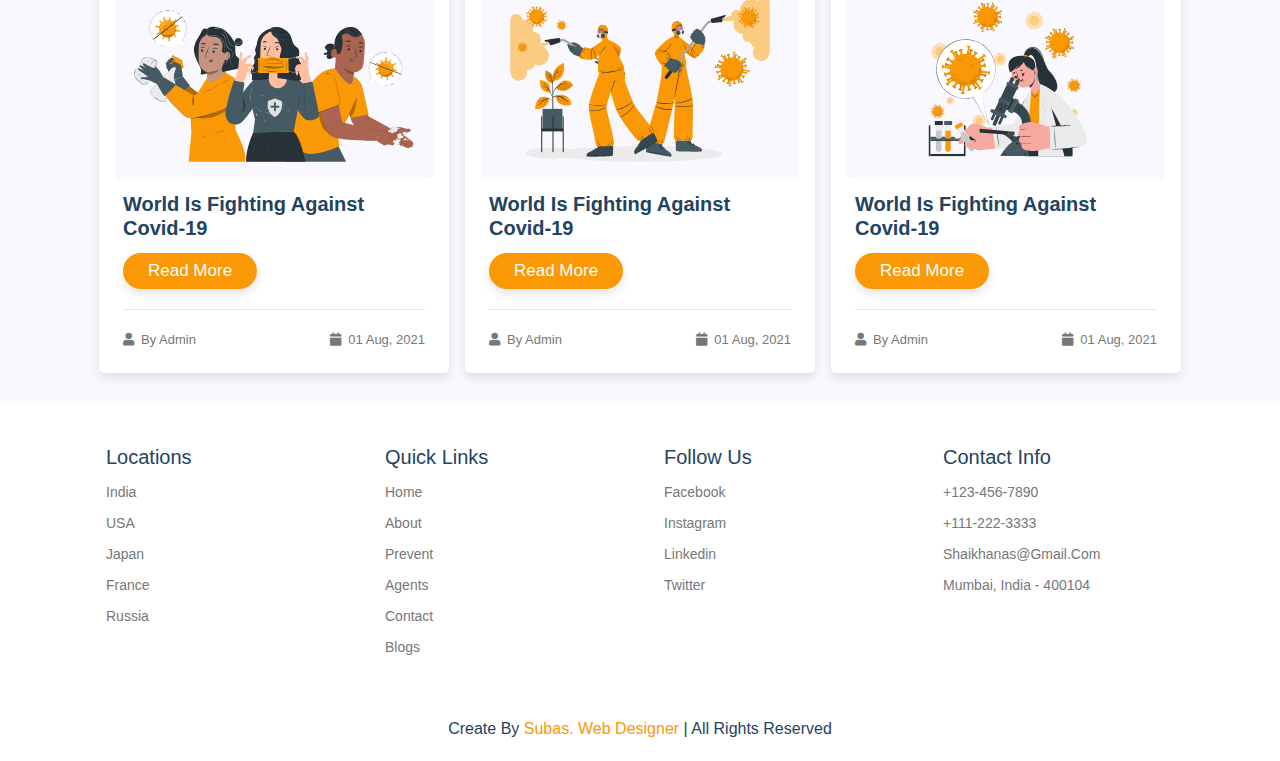
<file: Covid-19/index.html>
<!DOCTYPE html>
<html lang="en">
<head>
	<meta charset="UTF-8">
	<meta name="viewport" content="width=device-width, initial-scale=1.0">
	<title>Covid 19</title>
	<link rel="icon" href="assets/images/favicon.png">
	    <!-- bootstrap cdn link  -->
    <link href="https://cdn.jsdelivr.net/npm/bootstrap@5.0.2/dist/css/bootstrap.min.css" rel="stylesheet">
      <!-- font awesome cdn link  -->
    <link rel="stylesheet" href="https://cdnjs.cloudflare.com/ajax/libs/font-awesome/5.15.3/css/all.min.css">
    <!-- custom css file link  -->
    <link rel="stylesheet" href="assets/css/style.css">

</head>
<body>
	<!-- Header area start -->
	<header class="fixed-top py-3">
		<div class="container mobile d-flex align-items-center justify-content-between">
	<a href="#" class="logo">c<span class="fas fa-virus"></span>vid-19</a>
	 <div id="menu-bar" class="fas fa-bars d-inline-block d-md-none"></div>
			<div class="nav">
				<a href="#home" class="active">home</a>
				<a href="#about">about</a>
				<a href="#prevent">prevent</a>
				<a href="#experts">experts</a>
				<a href="#contact">contact</a>
				<a href="#blogs">blogs</a>
			</div>
		</div>
	</header>
	<!-- Header area end -->

	<!-- Home area start -->
	<div class="home" id="home">
		<div class="container">
			<div class="row min-vh-100 align-items-center pt-5">
				<div class="col-md-6">
					<img src="assets/images/home.svg" class="w-100" alt="home">
				</div>
				<div class="col-md-6 content text-center text-md-start pl-md-5">
					<span>stay home, stay safe</span>
					<h3>protect yourself from covid-19</h3>
					<a href="#" class="link-btn">learn more</a>
				</div>
			</div>
		</div>
	</div>
	<!-- Home area end -->

	<!-- About area start -->
	<section class="about" id="about">
		<div class="container">
			<div class="row align-items-center flex-wrap-reverse">
				<div class="col-md-6">
					<h3>What is novel coronavirus?</h3>
                <p>Lorem ipsum dolor sit amet consectetur adipisicing elit. Veniam recusandae dicta beatae, itaque amet nam enim autem, impedit debitis magni sit temporibus animi, saepe incidunt fuga veritatis obcaecati numquam quis?</p>
                <p>Lorem ipsum, dolor sit amet consectetur adipisicing elit. Consectetur ipsam totam, vero cum eius tenetur! Possimus animi dolorem voluptate. Accusamus!</p>
                 <a href="#" class="link-btn">learn more</a>
				</div>
				<div class="col-md-6">
					<img src="assets/images/about.svg" class="w-100" alt="about">
				</div>
			</div>
		</div>
	</section>
	<!-- About area end -->

	<!-- Prevent area start -->
	<section class="prevent" id="prevent">
		<h1 class="heading"> how to <span>prevent</span>? </h1>
		<div class="container">
			<div class="d-flex flex-wrap justify-content-center">
				<!-- Single item -->
				<div class="box p-4 m-2">
					<img src="assets/images/01.png" alt="blogs">
					<h3>wear a mask</h3>
					 <p>Lorem ipsum dolor sit amet consectetur adipisicing elit. Doloribus, illo.</p>
				</div>
				<!-- Single item -->
				<div class="box p-4 m-2">
					<img src="assets/images/02.png" alt="blogs">
					<h3>wash your hand</h3>
					 <p>Lorem ipsum dolor sit amet consectetur adipisicing elit. Doloribus, illo.</p>
				</div>
				<!-- Single item -->
				<div class="box p-4 m-2">
					<img src="assets/images/03.png" alt="blogs">
					<h3>consult doctor</h3>
					 <p>Lorem ipsum dolor sit amet consectetur adipisicing elit. Doloribus, illo.</p>
				</div>
				<!-- Single item -->
				<div class="box p-4 m-2">
					<img src="assets/images/04.png" alt="blogs">
					<h3>avoid touching</h3>
					 <p>Lorem ipsum dolor sit amet consectetur adipisicing elit. Doloribus, illo.</p>
				</div>
				<!-- Single item -->
				<div class="box p-4 m-2">
					<img src="assets/images/05.png" alt="blogs">
					<h3>avoid contact</h3>
					 <p>Lorem ipsum dolor sit amet consectetur adipisicing elit. Doloribus, illo.</p>
				</div>
				<!-- Single item -->
				<div class="box p-4 m-2">
					<img src="assets/images/06.png" alt="blogs">
					<h3>clean everyday</h3>
					 <p>Lorem ipsum dolor sit amet consectetur adipisicing elit. Doloribus, illo.</p>
				</div>
			</div>
		</div>
	</section>
	<!-- Prevent area start -->

	<!-- Experts area start -->
	<section class="experts" id="experts">
		<h1 class="heading"> meet our <span>experts</span> </h1>
		<div class="container">
			<div class="d-flex justify-content-center flex-wrap">
				<!-- Single item -->
				<div class="box">
					<img src="assets/images/exp-1.png" alt="experts">
					<h3>john deo</h3>
					<span>virus expert</span>
					<div class="share">
						<a href="#" class="fab fa-facebook-f"></a>
						<a href="#" class="fab fa-twitter"></a>
						<a href="#" class="fab fa-instagram"></a>
						<a href="#" class="fab fa-linkedin"></a>
					</div>
				</div>
				<!-- Single item -->
				<div class="box">
					<img src="assets/images/exp-2.png" alt="experts">
					<h3>john deo</h3>
					<span>virus expert</span>
					<div class="share">
						<a href="#" class="fab fa-facebook-f"></a>
						<a href="#" class="fab fa-twitter"></a>
						<a href="#" class="fab fa-instagram"></a>
						<a href="#" class="fab fa-linkedin"></a>
					</div>
				</div>
				<!-- Single item -->
				<div class="box">
					<img src="assets/images/exp-3.png" alt="experts">
					<h3>john deo</h3>
					<span>virus expert</span>
					<div class="share">
						<a href="#" class="fab fa-facebook-f"></a>
						<a href="#" class="fab fa-twitter"></a>
						<a href="#" class="fab fa-instagram"></a>
						<a href="#" class="fab fa-linkedin"></a>
					</div>
				</div>
				<!-- Single item -->
				<div class="box">
					<img src="assets/images/exp-4.png" alt="experts">
					<h3>john deo</h3>
					<span>virus expert</span>
					<div class="share">
						<a href="#" class="fab fa-facebook-f"></a>
						<a href="#" class="fab fa-twitter"></a>
						<a href="#" class="fab fa-instagram"></a>
						<a href="#" class="fab fa-linkedin"></a>
					</div>
				</div>
			</div>
		</div>
	</section>
	<!-- Experts area start -->

	<!-- Contact area start -->
	<section class="contact" id="contact">
		<h1 class="heading"><span>contact</span> for assistance</h1>
		<div class="container">
			<div class="row flex-wrap-reverse">
			<div class="col-md-7 p-2">
				<form action="post">
					<input type="text" placeholder="Your name" class="box">
					<input type="email" placeholder="Your email" class="box">
					<input type="number" placeholder="Your number" class="box">
					<textarea placeholder="Your message" cols="30" rows="10"></textarea>
					<input type="submit" class="link-btn" value="Send Message">
				</form>
			</div>
			  <div class="col-md-5 p-2">
                <iframe class="map" src="https://www.google.com/maps/embed?pb=!1m18!1m12!1m3!1d30153.788252261566!2d72.82321484621745!3d19.141690214227783!2m3!1f0!2f0!3f0!3m2!1i1024!2i768!4f13.1!3m3!1m2!1s0x3be7b63aceef0c69%3A0x2aa80cf2287dfa3b!2sJogeshwari%20West%2C%20Mumbai%2C%20Maharashtra%20400047!5e0!3m2!1sen!2sin!4v1627060527760!5m2!1sen!2sin" allowfullscreen="" loading="lazy"></iframe>
            </div>
			</div>
		</div>
	</section>
	<!-- Contact area end -->

	<!-- Blogs area start -->
	<section class="blogs" id="blogs">
		<h1 class="heading"> our latest <span>blogs</span> </h1>
		<div class="container">
			<div class="d-flex justify-content-center flex-wrap">
				<!-- Single item -->
				<div class="box p-3 m-2">
					<div class="image">
						<img src="assets/images/blog-1.svg" class="w-100 h-100"  alt="blogs">
					</div>
					<div class="content p-2">
						<h3>World is fighting against covid-19</h3>
						<a href="#" class="link-btn">Read More</a>
						<div class="icons">
							<a href="#"><i class="fas fa-user"></i>by admin</a>
							<a href="#"><i class="fas fa-calendar"></i>01 aug, 2021</a>
						</div>
					</div>
				</div>
					<!-- Single item -->
				<div class="box p-3 m-2">
					<div class="image">
						<img src="assets/images/blog-2.svg" class="w-100 h-100"  alt="blogs">
					</div>
					<div class="content p-2">
						<h3>World is fighting against covid-19</h3>
						<a href="#" class="link-btn">Read More</a>
						<div class="icons">
							<a href="#"><i class="fas fa-user"></i>by admin</a>
							<a href="#"><i class="fas fa-calendar"></i>01 aug, 2021</a>
						</div>
					</div>
				</div>
					<!-- Single item -->
				<div class="box p-3 m-2">
					<div class="image">
						<img src="assets/images/blog-3.svg" class="w-100 h-100"  alt="blogs">
					</div>
					<div class="content p-2">
						<h3>World is fighting against covid-19</h3>
						<a href="#" class="link-btn">Read More</a>
						<div class="icons">
							<a href="#"><i class="fas fa-user"></i>by admin</a>
							<a href="#"><i class="fas fa-calendar"></i>01 aug, 2021</a>
						</div>
					</div>
				</div>
			</div>
		</div>
	</section>
	<!-- Blogs area end -->

	<!-- Footer area start -->
	<section class="footer">
		<div class="container">
			<div class="d-flex flex-wrap justify-content-center text-center text-sm-start">
				<div class="box p-3 m-2">
					<h3>Locations</h3>
					<a href="#">India</a>
					<a href="#">USA</a>
					<a href="#">japan</a>
					<a href="#">France</a>
					<a href="#">Russia</a>
				</div>
				<div class="box p-3 m-2">
					<h3>quick links</h3>
					<a href="#">home</a>
					<a href="#">about</a>
					<a href="#">prevent</a>
					<a href="#">agents</a>
					<a href="#">contact</a>
					<a href="#">blogs</a>
				</div>
				<div class="box p-3 m-2">
					<h3>follow us</h3>
					<a href="#">facebook</a>
					<a href="#">instagram</a>
					<a href="#">linkedin</a>
					<a href="#">twitter</a>
				</div>
				<div class="box p-3 m-2">
					<h3>contact info</h3>
					<a href="#">+123-456-7890</a>
					<a href="#">+111-222-3333</a>
					<a href="#">shaikhanas@gmail.com</a>
					<a href="#">mumbai, india - 400104</a>
				</div>
			</div>
			<div class="credit">Create by <span>Subas. web designer</span>  | all rights reserved</div>
		</div>
	</section>
	<!-- Footer area end -->

	<!-- js file link  -->
<script src="assets/js/script.js"></script>
</body>
</html>
</file>
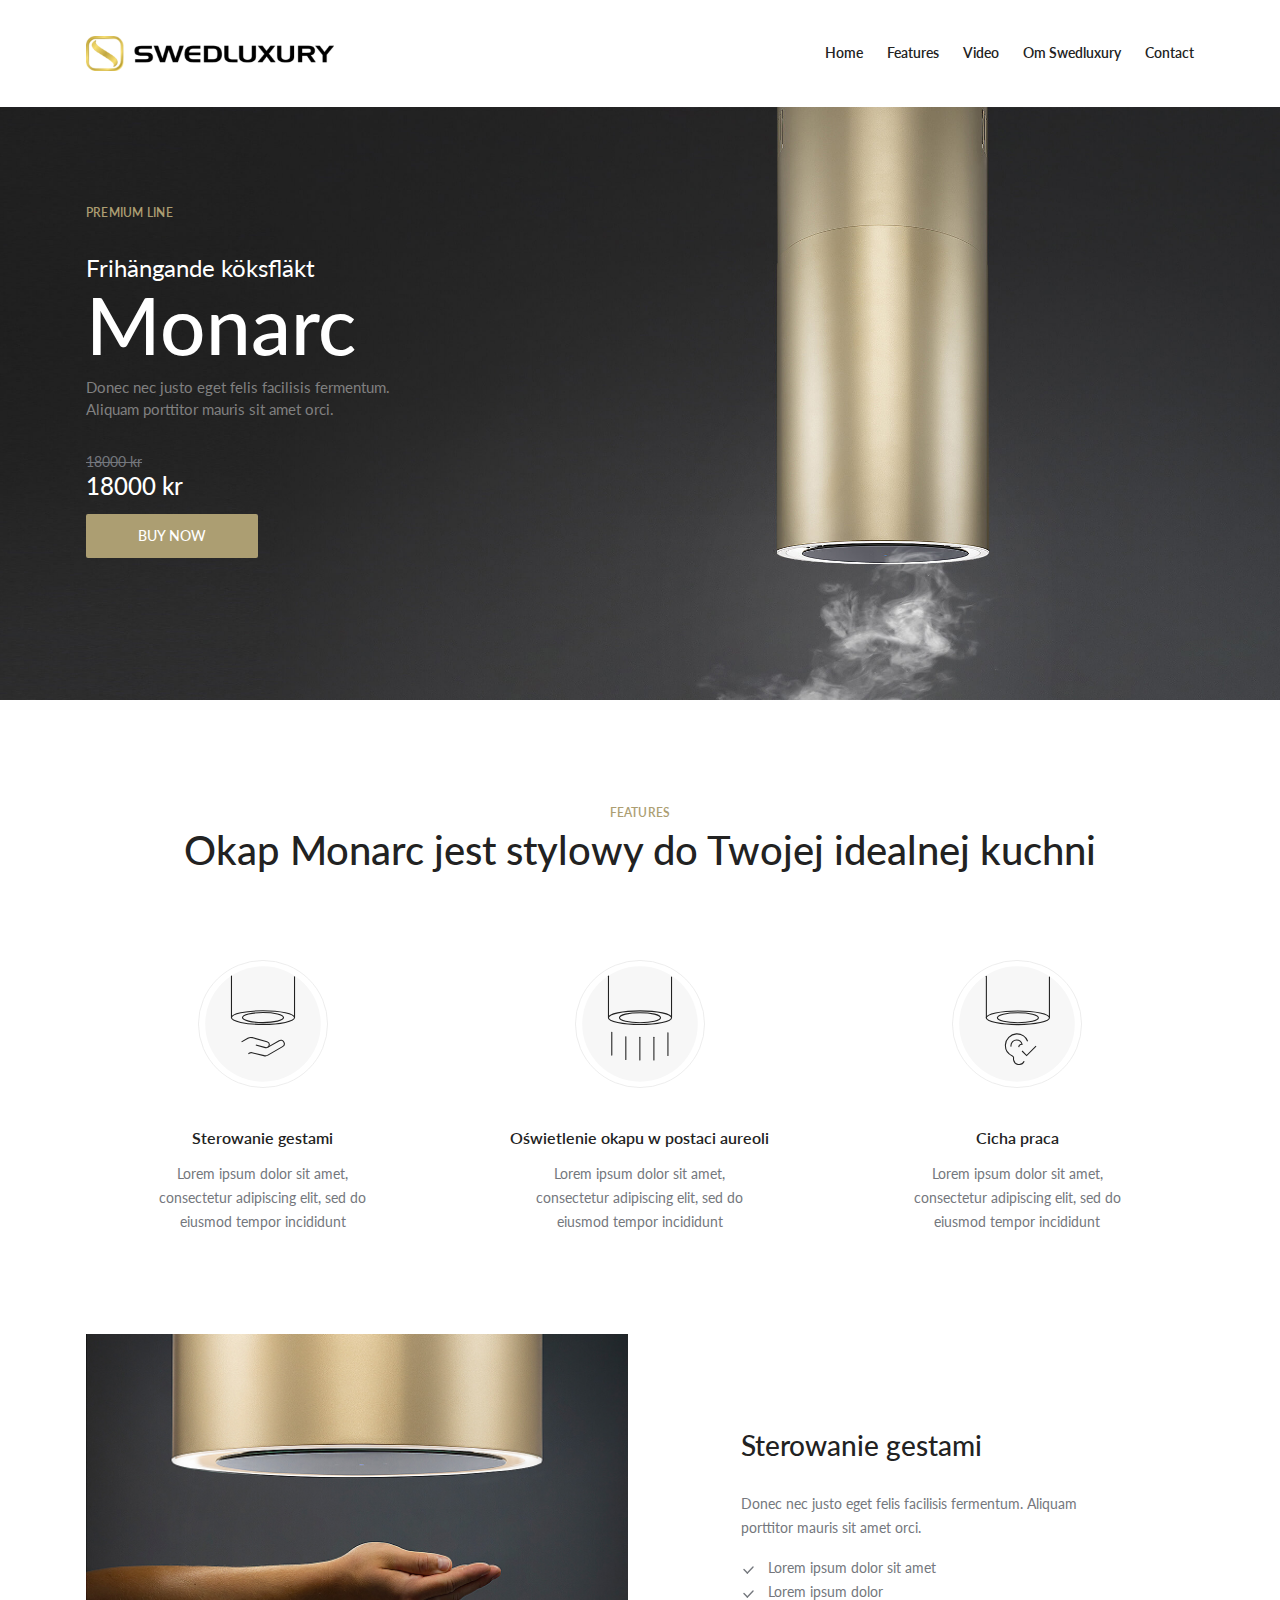
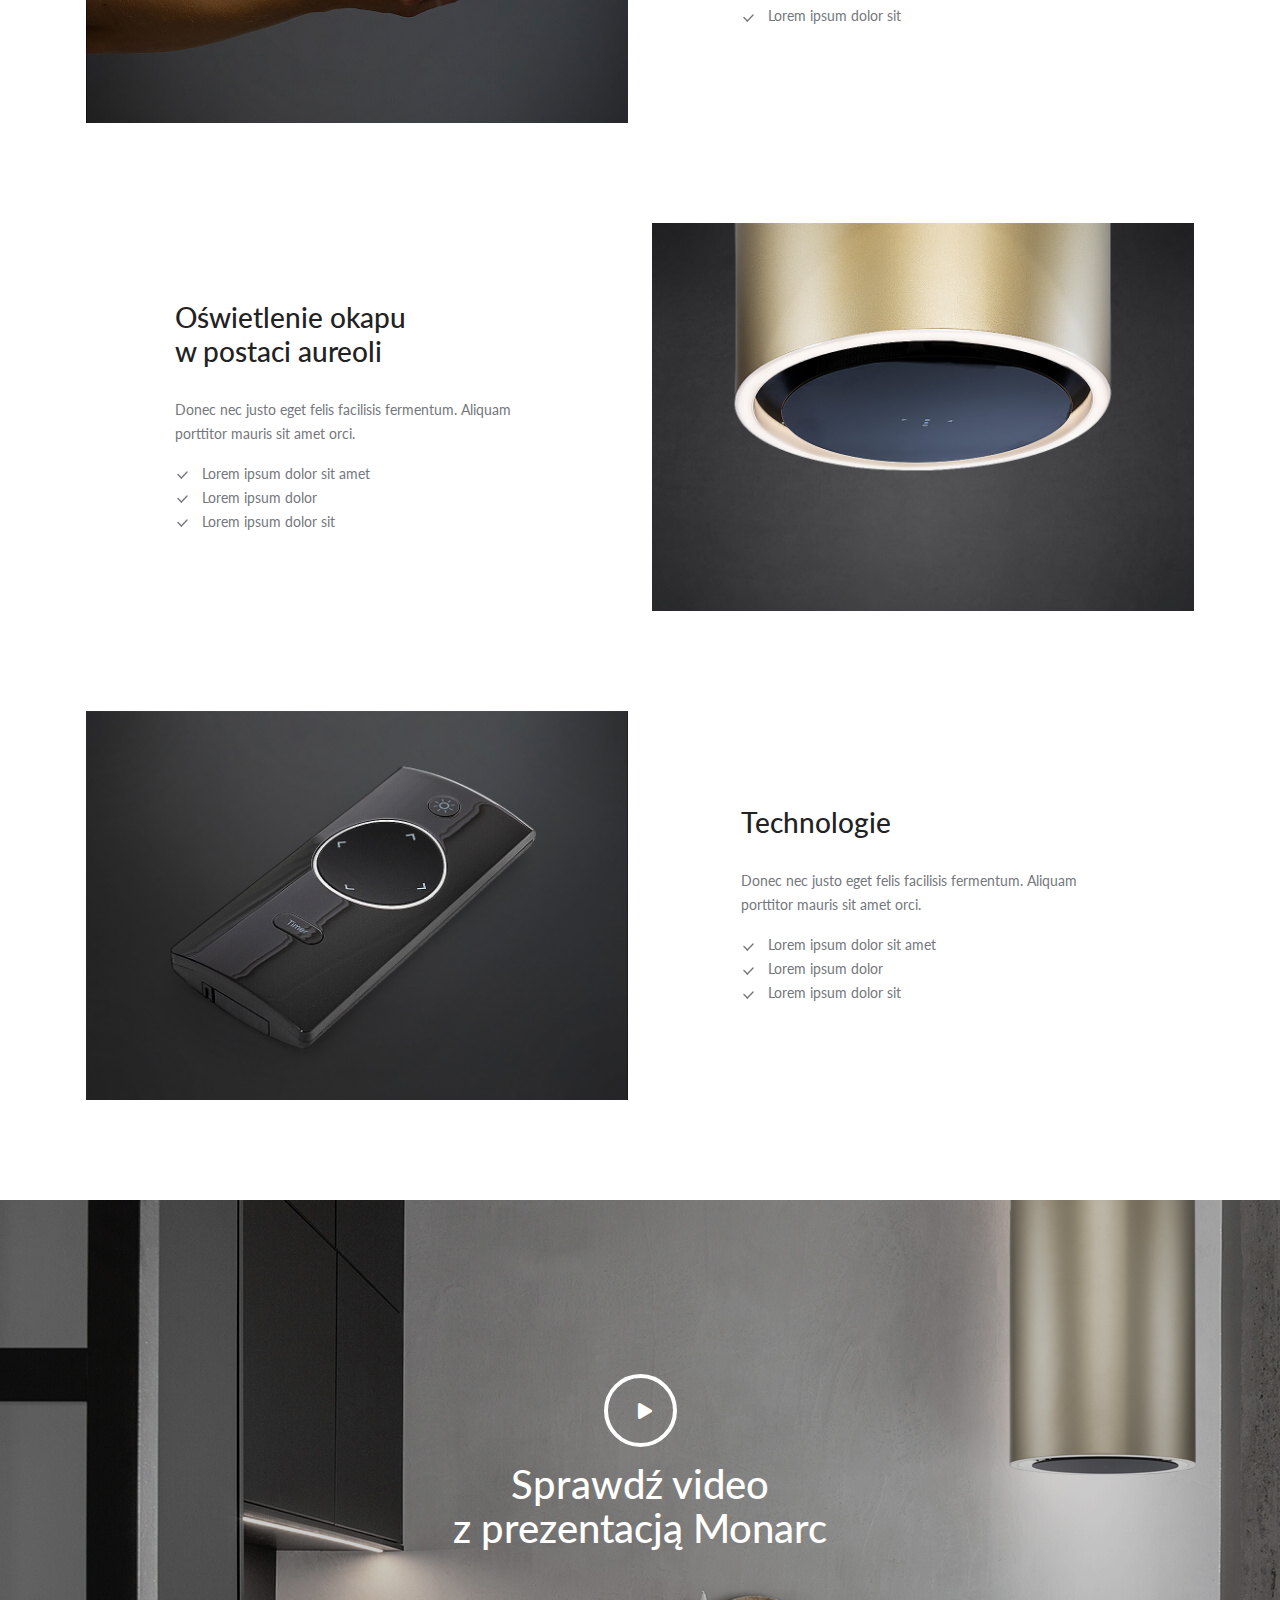
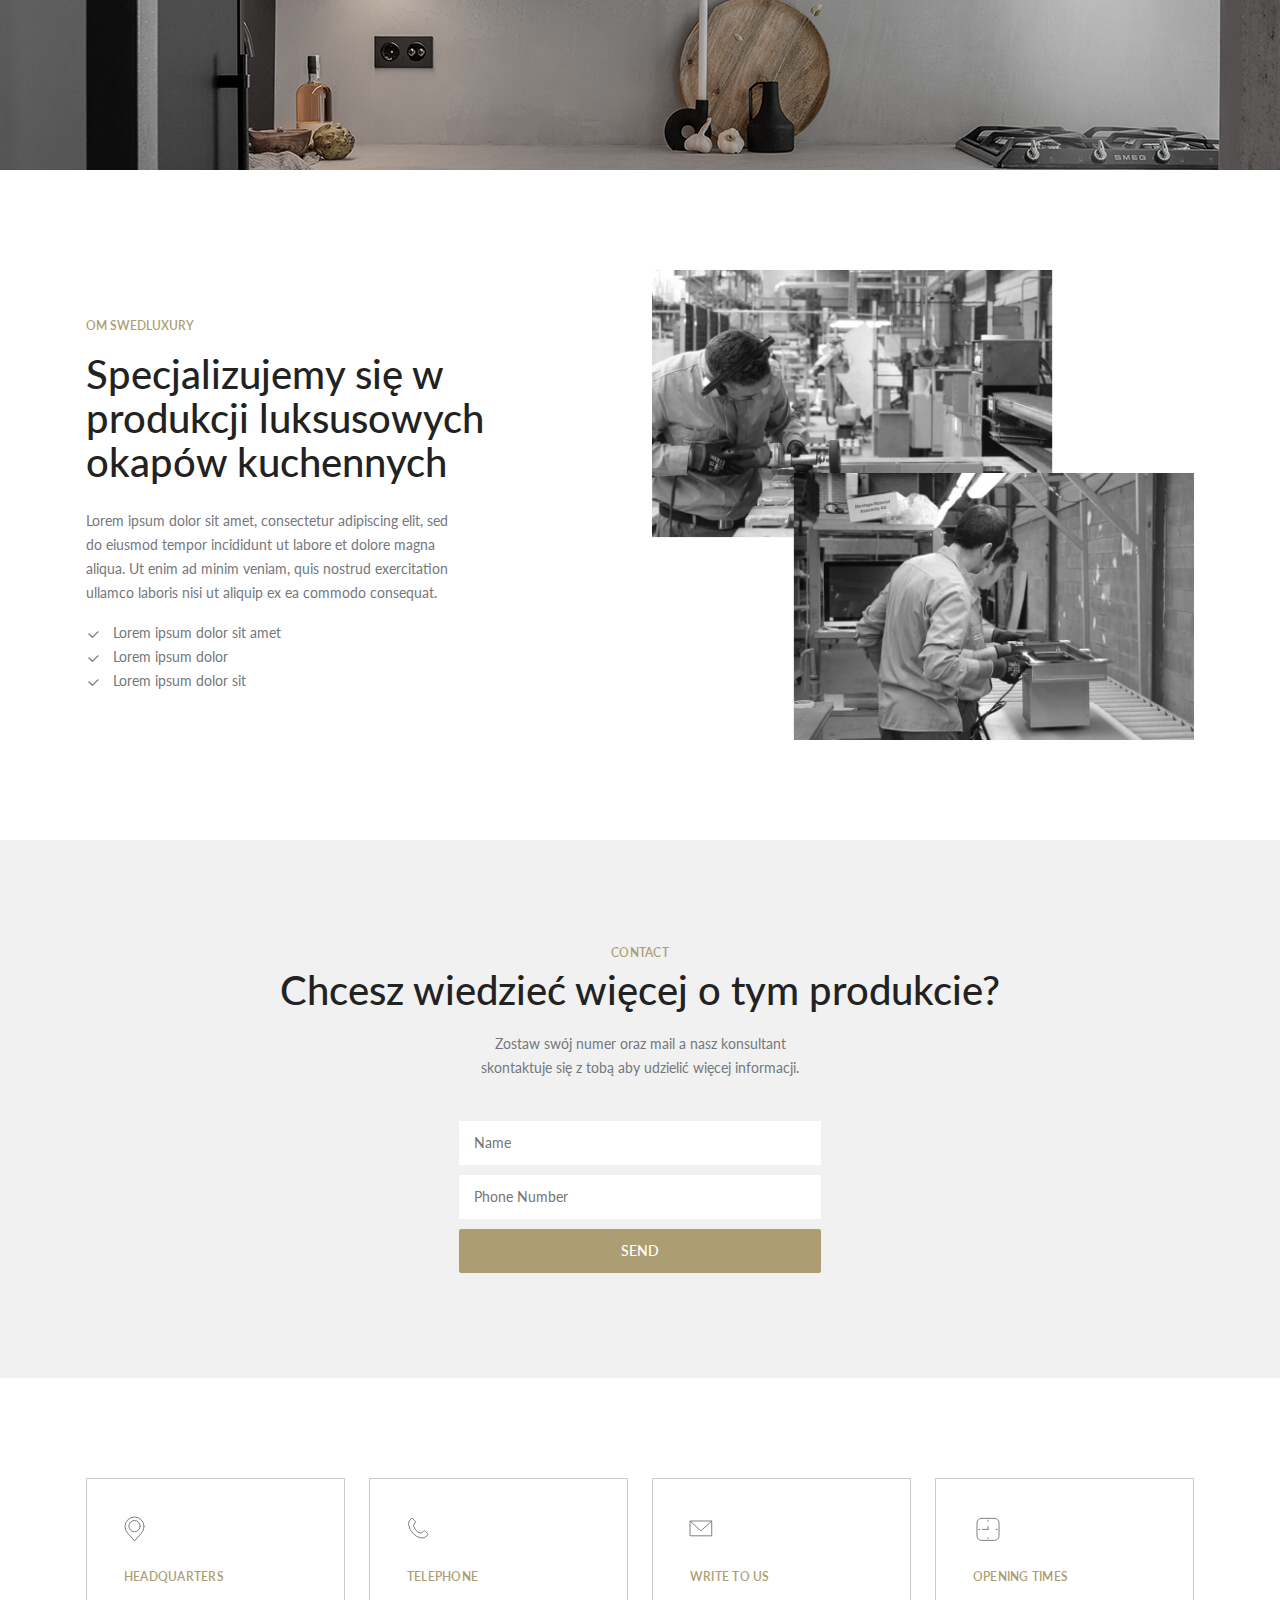
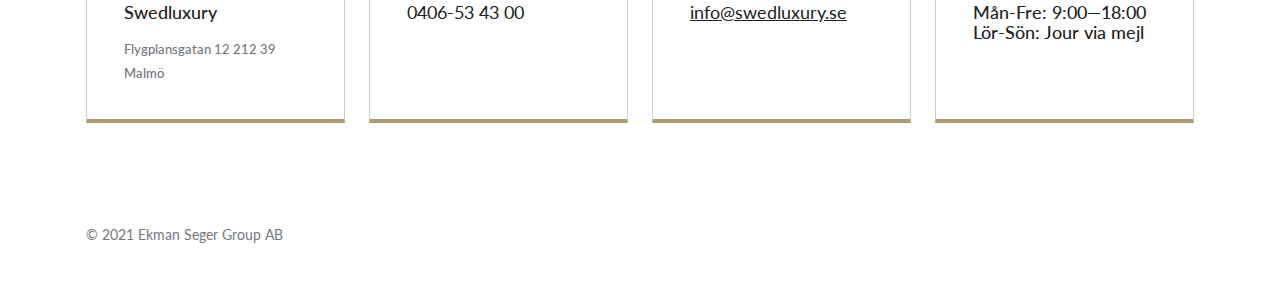
<file: Swedluxury/index.html>
<!DOCTYPE html>
<html lang="en-us">

<head>
	<meta charset="utf-8">
	<title>SWEDLEXDRY</title>
	<meta name="description" content="">
	<meta name="viewport" content="width=device-width, initial-scale=1">
	<link rel="icon" href="assets/images/favicon.png">
 	<!-- css files -->
	<link rel="stylesheet" href="assets/css/bootstrap.min.css">
	<link rel="stylesheet" href="assets/css/magnific-popup.css">
	<link rel="stylesheet" href="assets/css/fontawesom.min.css">
	<link rel="stylesheet" href="assets/css/owl.carousel.min.css">
	<link rel="stylesheet" href="assets/css/owl.theme.default.min.css">
	<!-- Lato google fonts -->
	<link rel="stylesheet" href="https://fonts.googleapis.com/css2?family=Lato:wght@300;400;700&display=swap">
	<link rel="stylesheet" href="assets/css/normalize.css">
	<link rel="stylesheet" href="assets/css/style.css">
	<link rel="stylesheet" href="assets/css/responsive.css">
</head>

<body>
	<!-- Header area start -->
	<div class="header-area">
		<div class="container">
			<div class="header">
				<div class="logo">
					<a href="#"><img src="assets/images/logo.png"></a>
					<a href="#" class="btn">Buy now</a>
					<a href="#" class="nav-icon">
						<i class="fa fa-bars"></i>
						<i class="fa fa-times d-none"></i>
					</a>
				</div>
				<div class="menu">
					<ul>
						<li><a href="#home">Home</a></li>
						<li><a href="#feature">Features</a></li>
						<li><a href="#video">Video</a></li>
						<li><a href="#om"> Om Swedluxury</a></li>
						<li><a href="#contact">Contact</a></li>             
					</ul>
				</div>
			</div>
		</div>
	</div>
	<!-- Header area End -->
  
 	<!-- Banner area start -->
 	<div class="mobile-image">
 			<img src="assets/images/Header1.jpg" alt="Header2">
 		</div>
 	<div id="home" class="banner-area">
 		<div class="container">
 			<div class="row">
 			<div class="col-md-12">
 			<div class="banner-text">
 				<h6 class="Premium-line">Premium line</h6>
 				<span class="Frihngande-kksflkt">Frihängande köksfläkt</span>
 				<h1 class="Monarc">Monarc</h1>
 				<p>Donec nec justo eget felis facilisis fermentum. Aliquam porttitor mauris sit amet orci.</p>
 				<del>18000 kr</del>
 				<h4 class="-kr-2">18000 kr</h4>
 				<a href="#" class="Buy-now">Buy now</a>
 			</div>
 			</div>
 			</div>
 		</div>
 	</div>
	<!-- Banner area End -->
  
	<!-- Features area start -->
	<div id="feature" class="feature-area section-padding">
		<div class="feature-text">
			<span class="Features">Features</span>
			<h2 class="heading-2">Okap Monarc jest stylowy do Twojej idealnej kuchni</h2>
		</div>
		<div class="container">
			<div class="row">
				<div class="col-md-4">
					<div class="single-item">
						<img src="assets/images/ico-monarc-1.svg" alt="svg">
						<h4>Sterowanie gestami</h4>
						<p>Lorem ipsum dolor sit amet, consectetur adipiscing elit, sed do eiusmod tempor incididunt</p>
					</div>
				</div>
				<div class="col-md-4">
					<div class="single-item feature-margin-top">
						<img src="assets/images/ico-monarc-2.svg" alt="svg">
						<h4>Oświetlenie okapu w postaci aureoli</h4>
						<p>Lorem ipsum dolor sit amet, consectetur adipiscing elit, sed do eiusmod tempor incididunt</p>
					</div>
				</div>
				<div class="col-md-4">
					<div class="single-item feature-margin-top">
						<img src="assets/images/ico-monarc-3.svg" alt="svg">
						<h4>Cicha praca</h4>
						<p>Lorem ipsum dolor sit amet, consectetur adipiscing elit, sed do eiusmod tempor incididunt</p>
					</div>
				</div>
			</div>
		</div>
	</div>
	<!-- Features area End -->

	<!-- Sterowanie gestami area start -->
	<div class="sterowanic-area">
		<div class="container">
			<div class="row align-items-center">
				<div class="col-md-6">
					<div class="left-image">
						<img src="assets/images/Foto1.jpg" alt="Foto1">
					</div>
				</div>
				<div class="col-md-6">
					<div class="right-text">
						<h3>Sterowanie gestami</h3>
						<p>Donec nec justo eget felis facilisis fermentum. Aliquam porttitor mauris sit amet orci.</p>
						<ul>
							<li><span><img src="assets/images/ico-check.svg" alt="ico"> </span> Lorem ipsum dolor sit amet</li>
							<li><span><img src="assets/images/ico-check.svg" alt="ico"> </span> Lorem ipsum dolor</li>
							<li><span><img src="assets/images/ico-check.svg" alt="ico"> </span> Lorem ipsum dolor sit</li>
						</ul>
					</div>
				</div>
			</div>
		</div>
	</div>
	<!-- Sterowanie gestami area End -->
  
	<!-- Oświetlenie area start -->
	<div class="sterowanic-area margin-top">
		<div class="container">
			<div class="row align-items-center mb_row_reverse">
				<div class="col-md-6">
					<div class="right-text">
						<h3>Oświetlenie okapu 
							w postaci aureoli</h3>
						<p>Donec nec justo eget felis facilisis fermentum. Aliquam porttitor mauris sit amet orci.</p>
						<ul>
							<li><span><img src="assets/images/ico-check.svg" alt="ico"> </span> Lorem ipsum dolor sit amet</li>
							<li><span><img src="assets/images/ico-check.svg" alt="ico"> </span> Lorem ipsum dolor</li>
							<li><span><img src="assets/images/ico-check.svg" alt="ico"> </span> Lorem ipsum dolor sit</li>
						</ul>
					</div>
				</div>
				<div class="col-md-6">
					<div class="left-image">
						<img src="assets/images/Foto2.jpg" alt="Foto1">
					</div>
				</div>
			</div>
		</div>
	</div>
	<!-- Oświetlenie area End -->

	<!-- Technologie area start -->
	<div class="sterowanic-area margin-top">
		<div class="container">
			<div class="row align-items-center">
				<div class="col-md-6">
					<div class="left-image">
						<img src="assets/images/Foto3.jpg" alt="Foto1">
					</div>
				</div>
				<div class="col-md-6">
					<div class="right-text">
						<h3>Technologie</h3>
						<p>Donec nec justo eget felis facilisis fermentum. Aliquam porttitor mauris sit amet orci.</p>
						<ul>
							<li><span><img src="assets/images/ico-check.svg" alt="ico"> </span> Lorem ipsum dolor sit amet</li>
							<li><span><img src="assets/images/ico-check.svg" alt="ico"> </span> Lorem ipsum dolor</li>
							<li><span><img src="assets/images/ico-check.svg" alt="ico"> </span> Lorem ipsum dolor sit</li>
						</ul>
					</div>
				</div>
			</div>
		</div>
	</div>
	<!-- Technologie area End -->

	<!-- Video Popup area start -->
	<div id="video" class="video-area section-padding">
	<div class="video-popup">
		<div class="video-text">
			<a class="mfp-iframe video-play-btn" href="https://www.youtube.com/watch?v=gnZ10paNa-c"><i class="fa fa-play"></i></a>
			<h2 class="heading-2">Sprawdź video <br>
					z prezentacją Monarc</h2>
		</div>
	</div>
</div>
	<!-- Video Popup area End -->

	<!-- Specjalizujemy się area start -->
	<div id="om" class="sterowanic-area">
		<div class="container">
			<div class="row align-items-center">
				<div class="col-md-6">
					<div class="right-text edtit">
						<div class="sterowanic-text">
							<h6 class="Om-Swedluxury">Om Swedluxury</h6>
						<h3 >Specjalizujemy się 
							w produkcji luksusowych
							 okapów kuchennych</h3>
						<p>Lorem ipsum dolor sit amet, consectetur adipiscing elit, sed do eiusmod tempor incididunt ut labore et dolore magna aliqua. Ut enim ad minim veniam, quis nostrud exercitation ullamco laboris nisi ut aliquip ex ea commodo consequat. </p>
						<ul class="padding-bottom">
							<li><span><img src="assets/images/ico-check.svg" alt="ico"> </span> Lorem ipsum dolor sit amet</li>
							<li><span><img src="assets/images/ico-check.svg" alt="ico"> </span> Lorem ipsum dolor</li>
							<li><span><img src="assets/images/ico-check.svg" alt="ico"> </span> Lorem ipsum dolor sit</li>
						</ul>
						</div>
					</div>
				</div>
				<div class="col-md-6">
					<div class="left-image">
						<img src="assets/images/foto-about.jpg" alt="Foto1">
					</div>
				</div>
			</div>
		</div>
	</div>
	<!-- Specjalizujemy się area End -->

	<!-- Contact area start -->
	<div id="contact" class="contact-area section-padding margin-top">
		<div class="feature-text">
			<span class="Features">contact</span>
			<h2 class="heading-2">Chcesz wiedzieć więcej o tym produkcie?</h2>
		</div>
		<div class="contact-form">
			<p>Zostaw swój numer oraz mail a nasz konsultant skontaktuje się z tobą aby udzielić więcej informacji.</p>
			<form action="#">
				<input type="email" placeholder="Name">
				<input type="tel" placeholder="Phone Number">
				 <input class="submit" type="submit" value="Send"> 
			</form>
		</div>
	</div>
	<!-- Contact area End -->

	<!-- Contact Information area start -->
	<div class="contact-informaton section-padding">
		<div class="container">
			<div class="row g-4">
				<div class="col-md-6 col-lg-3">
					<div class="box">
						<img src="assets/images/ico-contact-1.svg" alt="contact">
						<span class="Headquarters">Headquarters</span>
						<h4 class="Swedluxury">Swedluxury</h4>
						<h6 class="Flygplansgatan">Flygplansgatan 12
							212 39 Malmö</h6>
            		</div>
				</div>
				<div class="col-md-6 col-lg-3">
					<div class="box">
					<img src="assets/images/ico-contact-2.svg" alt="contact">
					<span class="Headquarters">Telephone</span>
					<a href="tel:040653430" class="Swedluxury">0406-53 43 00</a>
            </div>
				</div>
				<div class="col-md-6 col-lg-3">
					<div class="box">
						<img src="assets/images/ico-contact-3.svg" alt="contact">
						<span class="Headquarters">Write to Us</span>
						<a href="mailto:info@swedluxury.se" class="Swedluxury decoration">info@swedluxury.se</a>
            </div>
				</div>
				<div class="col-md-6 col-lg-3">
					<div class="box">
						<img src="assets/images/ico-contact-4.svg" alt="contact">
					<span class="Headquarters">Opening Times</span>
					<h4 class="Swedluxury">Mån-Fre: 9:00—18:00
							Lör-Sön: Jour via mejl</h4>
            </div>
				</div>
			</div>
		</div>
	</div>
	<!-- Contact Information area End -->

	<!-- Footer area start -->
	<div class="footer">
		<div class="container">
		<span class="-\32 021-Ekman-Seger-Group-AB">© 2021 Ekman Seger Group AB</span>
		</div>
	</div>
	<!-- Footer area End -->

 	<!-- script file -->
 	<script src="assets/js/jquery.min.js"></script>
 	<script src="assets/js/popper.min.js"></script>
 	<script src="assets/js/bootstrap.min.js"></script>
 	<script src="assets/js/jquery.magnific-popup.min.js"></script>
 	<script src="assets/js/fontawesome.min.js"></script>
 	<script src="assets/js/owl.carousel.min.js"></script>
 	<script src="assets/js/scripts.js"></script>
</body>

</html>
</file>
<file: assets/css/style.css>
/***********************************************
             Global CSS Area Start
 ********************************************** */
 @import url('https://fonts.googleapis.com/css2?family=Nunito:wght@200;300;400;600&display=swap');
:root{
    --yellow:#f9ca24;
}
*{
    font-family: 'Nunito', sans-serif;
    margin: 0;
    padding: 0;
    box-sizing: border-box;
    text-decoration: none;
    outline: none;
    border: none;
    text-transform: capitalize;
    -webkit-transition:all .2s linear;
    transition: all .2s linear;
}
*::-moz-selection{
    background: var(--yello);
    color: #333;
}
*::selection{
    background: var(--yello);
    color: #333;
}
html{
    font-size: 62.5%;
    overflow-x: hidden;
}
html::-webkit-scrollbar{
    width:14px;
    width:14px;
    width: 1.4rem;
}
html::ebkit-scrollbar-track{
    background: #222;
}
html::ebkit-scrollbar-thumb{
    background: var(--yellow);
}
body{
    background: #111;
    overflow-x: hidden;
    padding-left:350px;
    padding-left:350px;
    padding-left: 35rem;
}
section{
    min-height: 100vh;
    padding:10px;
    padding:10px;
    padding: 1rem;
}
.btn {
    padding:7px 30px;
    padding:7px 30px;
    padding: .7rem 3rem;
    background: #333;
    color: #fff;
    cursor: pointer;
    margin-top:10px;
    margin-top:10px;
    margin-top: 1rem;
    font-size:20px;
    font-size:20px;
    font-size: 2rem;
    border-radius: 5rem;
    max-width: 180px;
    width: 100%;
}
.btn i{
    padding:5px;
    padding:5px;
    padding: 0.5rem;
    font-size:18px;
    font-size:18px;
    font-size: 1.8rem;
}
.btn:hover{
    background: var(--yellow);
    color: #000;
}
.heading{
    text-align: center;
    margin:0 60px;
    margin:0 60px;
    margin:0 6rem;
    font-size:40px;
    font-size:40px;
    font-size: 4rem;
    padding:10px;
    padding:10px;
    padding:1rem;
    border-bottom:1px solid #fff4;
    border-bottom:1px solid #fff4;
    border-bottom: .1rem solid #fff4;
    color:#fff;
}
.heading span{
    color:var(--yellow);
}
/**********************************************
            Global CSS Area End
 ********************************************** */

 /**********************************************
            Header Area Start
 ********************************************** */
 header{
    position: fixed;
    top: 0;
    left: 0;
    z-index: 1000;
    height: 100%;
    width:350px;
    width:350px;
    width: 35rem;
    background: #1a1a1a;
    display: -webkit-box;
    display: -ms-flexbox;
    display: flex;
    -webkit-box-align: center;
        -ms-flex-align: center;
            align-items: center;
    -webkit-box-pack: center;
        -ms-flex-pack: center;
            justify-content: center;
    -ms-flex-flow: column;
        flex-flow: column;
    text-align: center;
 }
 header .user{
    text-align: center;
 }
 header .user img{
    height:170px;
    height:170px;
    height: 17rem;
    width:170px;
    width:170px;
    width: 17rem;
    border-radius: 50%;
    -o-object-fit: cover;
       object-fit: cover;
    margin-bottom:10px;
    margin-bottom:10px;
    margin-bottom: 1rem;
    border:7px solid var(--yellow);
    border:7px solid var(--yellow);
    border: .7rem solid var(--yellow);
 }
 header .user .name{
    font-size:35px;
    font-size:35px;
    font-size: 3.5rem;
    color: #fff;
 }
 header .user .post{
    font-size:20px;
    font-size:20px;
    font-size: 2rem;
    color: #eee;
 }
 header .navbar{
    width: 100%;
    text-align: center;
 }
 header .navbar ul{
    list-style: none;
    padding:10px 30px;
    padding:10px 30px;
    padding: 1rem 3rem;
 }
 header .navbar ul li a{
    display: block;
    padding:10px;
    padding:10px;
    padding: 1rem;
    margin:15px 0;
    margin:15px 0;
    margin: 1.5rem 0;
    background: #333;
    color: #fff;
    font-size:20px;
    font-size:20px;
    font-size: 2rem;
    border-radius: 5rem;
 }
 header .navbar ul li a:hover{
    background: var(--yellow);
    color: #000;
    -webkit-transition:all ease 0.5s;
    transition: all ease 0.5s;
 }
 #menu{
    position: fixed;
    top:20px;
    top:20px;
    top: 2rem;
    right:20px;
    right:20px;
    right: 2rem;
    background: #333;
    color: #fff;
    cursor: pointer;
    font-size:25px;
    font-size:25px;
    font-size: 2.5rem;
    padding:10px 15px;
    padding:10px 15px;
    padding: 1rem 1.5rem;
    z-index: 100;
    display: none;
 }
 /**********************************************
            Header Area End
 ********************************************** */

  /**********************************************
            Home area Start
 ********************************************** */
 .home{
    display: -webkit-box;
    display: -ms-flexbox;
    display: flex;
    -webkit-box-pack: center;
        -ms-flex-pack: center;
            justify-content: center;
    -ms-flex-flow: column;
        flex-flow: column;
    padding:0 150px;
    padding:0 150px;
    padding: 0 15rem;
 }
 .home h3{
    font-size:25px;
    font-size:25px;
    font-size: 2.5rem;
    color: #fff;
 }
 .home h1{
    color: #fff;
    font-size:50px;
    font-size:50px;
    font-size:5rem;
 }
 .home h1 span{
    color: var(--yellow);
 }
 .home p{
    font-size:20px;
    font-size:20px;
    font-size: 2rem;
    color: #eee;
    padding:10px 0;
    padding:10px 0;
    padding: 1rem 0;
 }

  /**********************************************
            Home Area End
 ********************************************** */

   /**********************************************
                  About area Start
 ********************************************** */
 .about .row{
    display: -webkit-box;
    display: -ms-flexbox;
    display: flex;
    -webkit-box-align: center;
        -ms-flex-align: center;
            align-items: center;
    -webkit-box-pack: center;
        -ms-flex-pack: center;
            justify-content: center;
    -ms-flex-wrap: wrap;
        flex-wrap: wrap;
    padding:10px 0;
    padding:10px 0;
    padding: 1rem 0;
 }
 .about .row .info{
    -webkit-box-flex:1;
        -ms-flex:1 1 480px;
            flex:1 1 480px;
    -ms-flex:1 1 480px;
    -ms-flex: 1 1 48rem;
        flex:1 1 480px;
        flex: 1 1 48rem;
    padding:20px 10px;
    padding:20px 10px;
    padding: 2rem 1rem;
    padding-left:60px;
    padding-left:60px;
    padding-left: 6rem;
 }
 .about .row .info h3{
    font-size:20px;
    font-size:20px;
    font-size: 2rem;
    color: var(--yellow);
    padding:10px 0;
    padding:10px 0;
    padding: 1rem 0;
    font-weight: normal;
 }
 .about .row .info h3 span{
    color: #eee;
    padding:0 5px;
    padding:0 5px;
    padding: 0 .5rem;
 }
 .btn-top{
   margin-top:20px;
   margin-top:20px;
   margin-top: 2rem;
 }
 .about .row .counter{
    -webkit-box-flex:1;
        -ms-flex:1 1 480px;
            flex:1 1 480px;
    -ms-flex:1 1 480px;
    -ms-flex: 1 1 48rem;
        flex:1 1 480px;
        flex: 1 1 48rem;
    display: -webkit-box;
    display: -ms-flexbox;
    display: flex;
    -webkit-box-pack: center;
        -ms-flex-pack: center;
            justify-content: center;
    -ms-flex-wrap: wrap;
        flex-wrap: wrap;
 }
 .about .row .counter .box{
    width:200px;
    width:200px;
    width: 20rem;
    background: #222;
    text-align: center;
    padding:20px;
    padding:20px;
    padding: 2rem;
    margin:20px;
    margin:20px;
    margin: 2rem;
 }
 .about .row .counter .box span{
    font-size:40px;
    font-size:40px;
    font-size: 4rem;
    color: var(--yellow);
 }
 .about .row .counter .box h3{
    font-size:20px;
    font-size:20px;
    font-size: 2rem;
    color: #fff;
 }
   /**********************************************
                 About area End
 ********************************************** */

    /**********************************************
                 Education Area start
 ********************************************** */
 .education .box-container{
    display: -webkit-box;
    display: -ms-flexbox;
    display: flex;
    -webkit-box-align: center;
        -ms-flex-align: center;
            align-items: center;
    -webkit-box-pack: justify;
        -ms-flex-pack: justify;
            justify-content: space-between;
    -ms-flex-wrap: wrap;
        flex-wrap: wrap;
    padding:10px 0;
    padding:10px 0;
    padding: 1rem 0;
    padding-left:30px;
    padding-left:30px;
    padding-left: 3rem;
 }
 .education .box-container .box{
    width:270px;
    width:270px;
    width: 27rem;
    margin:40px 10px;
    margin:40px 10px;
    margin: 4rem 1rem;
    padding-left:40px;
    padding-left:40px;
    padding-left: 4rem;
    border-left:2px solid #fff;
    border-left:2px solid #fff;
    border-left: .2rem solid #fff;
    position: relative;
 }
 .education .box-container .box span{
    font-size:13px;
    font-size:13px;
    font-size: 1.3rem;
    background: #222;
    color: #fff;
    border-radius: 5rem;
    padding:5px 25px;
    padding:5px 25px;
    padding: .5rem 2.5rem;
 }
 .education .box-container .box h3{
    font-size:20px;
    font-size:20px;
    font-size: 2rem;
    color: #fff;
    padding-top:15px;
    padding-top:15px;
    padding-top: 1.5rem;
 }
 .education .box-container .box p{
    font-size:14px;
    font-size:14px;
    font-size: 1.4rem;
    color: #eee;
    padding:10px 0;
    padding:10px 0;
    padding: 1rem 0;
 }
 .education .box-container .box i{
    position: absolute;
    top:-15px;
    top:-15px;
    top: -1.5rem;
    left:-25px;
    left:-25px;
    left: -2.5rem;
    height:50px;
    height:50px;
    height: 5rem;
    width:50px;
    width:50px;
    width: 5rem;
    border-radius: 50%;
    line-height:50px;
    line-height:50px;
    line-height: 5rem;
    text-align: center;
    font-size:20px;
    font-size:20px;
    font-size: 2rem;
    color: #fff;
    background: var(--yellow);
 }
    /**********************************************
                 Education area End
 ********************************************** */

     /**********************************************
                 Portfolio Area Start
 ********************************************** */
 .portfolio .box-container{
    display: -webkit-box;
    display: -ms-flexbox;
    display: flex;
    -webkit-box-align: center;
        -ms-flex-align: center;
            align-items: center;
    -webkit-box-pack: center;
        -ms-flex-pack: center;
            justify-content: center;
    -ms-flex-wrap: wrap;
        flex-wrap: wrap;
    padding:20px 0;
    padding:20px 0;
    padding: 2rem 0;
 }
.portfolio .box-container .box{
    height:200px;
    height:200px;
    height: 20rem;
    width:260px;
    width:260px;
    width: 26rem;
    border-radius: 1rem;
    margin:20px;
    margin:20px;
    margin: 2rem;
    overflow: hidden;
    cursor: pointer;
}
.portfolio .box-container .box img{
    height: 100%;
    width: 100%;
    -o-object-fit: cover;
       object-fit: cover;
}
.portfolio .box-container .box:hover img{
    -webkit-transform: scale(1.2);
            transform: scale(1.2);
}
     /**********************************************
                 Portfolio area End
 ********************************************** */

      /**********************************************
                Contact area start
 ********************************************** */
 .contact .row{
    display: -webkit-box;
    display: -ms-flexbox;
    display: flex;
    -webkit-box-align: center;
        -ms-flex-align: center;
            align-items: center;
    -webkit-box-pack: center;
        -ms-flex-pack: center;
            justify-content: center;
    -ms-flex-wrap: wrap;
        flex-wrap: wrap;
 }
 .contact .row .content{
    -webkit-box-flex:1;
        -ms-flex:1 1 300px;
            flex:1 1 300px;
    -ms-flex:1 1 300px;
    -ms-flex: 1 1 30rem;
        flex:1 1 300px;
        flex: 1 1 30rem;
    padding:40px;
    padding:40px;
    padding: 4rem;
    padding-bottom:40px;
    padding-bottom:40px;
    padding-bottom: 4rem;
 }
 .contact .row form{
    -webkit-box-flex:1;
        -ms-flex:1 1 450px;
            flex:1 1 450px;
    -ms-flex:1 1 450px;
    -ms-flex: 1 1 45rem;
        flex:1 1 450px;
        flex: 1 1 45rem;
    padding:20px;
    padding:20px;
    padding: 2rem;
    margin:20px;
    margin:20px;
    margin: 2rem;
    margin-bottom:40px;
    margin-bottom:40px;
    margin-bottom: 4rem;
 }
 .contact .row form .box{
    padding:15px;
    padding:15px;
    padding: 1.5rem;
    margin:10px 0;
    margin:10px 0;
    margin: 1rem 0;
    background: #333;
    color: #fff;
    text-transform: none;
    font-size:17px;
    font-size:17px;
    font-size: 1.7rem;
    width: 100%;
 }
 .contact .row form .box::-webkit-input-placeholder{
    text-transform: capitalize;
 }
 .contact .row form .box::-moz-placeholder{
    text-transform: capitalize;
 }
 .contact .row form .box:-ms-input-placeholder{
    text-transform: capitalize;
 }
 .contact .row form .box::placeholder{
    text-transform: capitalize;
 }
 .contact .row form .message{
    height:150px;
    height:150px;
    height: 15rem;
    resize: none;
 }
 .contact .row .content .title{
    text-transform: uppercase;
    color: #fff;
    font-size:30px;
    font-size:30px;
    font-size: 3rem;
    padding-bottom:20px;
    padding-bottom:20px;
    padding-bottom: 2rem;
 }
.contact .row .content .info h3{
    display: -webkit-box;
    display: -ms-flexbox;
    display: flex;
    -webkit-box-align: center;
        -ms-flex-align: center;
            align-items: center;
    font-size:20px;
    font-size:20px;
    font-size: 2rem;
    color: #eee;
    padding:10px 0;
    padding:10px 0;
    padding: 1rem 0;
    font-weight: normal;
}
.contact .row .content .info h3 i{
    padding-right:10px;
    padding-right:10px;
    padding-right: 1rem;
    color: var(--yellow);
}
.top{
    position: fixed;
    bottom:75px;
    bottom:75px;
    bottom: 7.5rem;
    right:20px;
    right:20px;
    right: 2rem;
    z-index: 100;
    display: none;
}
      /**********************************************
                 Contact area End
 
 ********************************************** */
</file>
<file: assets/css/responsive.css>
@media (max-width: 1920px){
    section{
        min-height: 71vh;
    }
    .portfolio .box-container .box{
        height: 28rem;
        width: 36rem;
         margin: 2rem;
    }
    .education .box-container .box{
        width: 37rem;
        margin: 4rem 1rem;
        padding-left: 4rem;
        border-left: .2rem solid #fff;
    }
}
@media (max-width: 1569px){
    .education .box-container .box{
    width: 27rem;
    margin: 4rem 1rem;
    padding-left: 4rem;
    border-left: .2rem solid #fff;
    position: relative;
 }
    .portfolio .box-container .box{
    height: 20rem;
    width: 26rem;
    border-radius: 1rem;
    margin: 2rem;
    overflow: hidden;
    cursor: pointer;
}
}
@media (max-width:1200px){

    html{
        font-size: 55%;
    }

    .home{
        padding:1rem 4rem;
    }

}

@media (max-width:991px){

   header{
       left:-120%;
   }

   #menu{
       display: block;
   }

   header.toggle{
    left:0%;
   }

   body{
       padding:0;
   }

}

@media (max-width:768px){

    html{
        font-size: 50%;
    }
 
 }

@media (max-width:400px){

    header{
        width: 100vw;
    }

    .heading{
        margin:0 3rem;
    }

    .about .row .counter .box{
        width: 100%;
    }
 
    .education .box-container .box{
        width:100%;
    }

    .portfolio .box-container .box{
        width:100%;
    }

    .contact .row form{
        margin:3rem 0;
    }

@media (max-width: 1920px){
    section{
        min-height: 71vh;
    }
    .portfolio .box-container .box{
        height: 28rem;
        width: 36rem;
         margin: 2rem;
    }
    .education .box-container .box{
        width: 37rem;
        margin: 4rem 1rem;
        padding-left: 4rem;
        border-left: .2rem solid #fff;
    }
}
@media (max-width: 1569px){
    .education .box-container .box{
    width: 27rem;
    margin: 4rem 1rem;
    padding-left: 4rem;
    border-left: .2rem solid #fff;
    position: relative;
 }
    .portfolio .box-container .box{
    height: 20rem;
    width: 26rem;
    border-radius: 1rem;
    margin: 2rem;
    overflow: hidden;
    cursor: pointer;
}
}
@media (max-width:1200px){

    html{
        font-size: 55%;
    }

    .home{
        padding:1rem 4rem;
    }

}

@media (max-width:991px){

   header{
       left:-120%;
   }

   #menu{
       display: block;
   }

   header.toggle{
    left:0%;
   }

   body{
       padding:0;
   }

}

@media (max-width:768px){

    html{
        font-size: 50%;
    }
 
 }

@media (max-width:400px){

    header{
        width: 100vw;
    }

    .heading{
        margin:0 3rem;
    }

    .about .row .counter .box{
        width: 100%;
    }
 
    .education .box-container .box{
        width:100%;
    }

    .portfolio .box-container .box{
        width:100%;
    }

    .contact .row form{
        margin:3rem 0;
    }

 }
</file>
<file: app-landing-page/style.css>
@import url(https://fonts.googleapis.com/css2?family=Poppins:wght@100;200;300;400&display=swap);:root{--purple:#814096;--pink:#F83292;--gradient:linear-gradient(90deg, var(--purple), var(--pink))}*{font-family:Poppins,sans-serif;margin:0;padding:0;box-sizing:border-box;text-decoration:none;outline:0;border:none;text-transform:capitalize}::-moz-selection{background:var(--pink);color:#fff}::selection{background:var(--pink);color:#fff}html{font-size:62.5%;overflow-x:hidden}body{background:#f9f9f9}section{min-height:100vh;padding:0 9%;padding-top:75px;padding-top:7.5rem;padding-bottom:20px;padding-bottom:2rem}.btn{display:inline-block;margin-top:10px;margin-top:1rem;padding:8px 30px;padding:.8rem 3rem;border-radius:5rem;background:var(--gradient);font-size:17px;font-size:1.7rem;color:#fff;cursor:pointer;box-shadow:0 .5rem 1rem rgba(0,0,0,.1);-webkit-transition:all .3s linear;transition:all .3s linear}.btn:hover{-webkit-transform:scale(1.1);transform:scale(1.1)}h1,h2{text-align:center;background:var(--gradient);color:transparent;-webkit-background-clip:text;background-clip:text;font-size:35px;font-size:3.5rem;text-transform:uppercase;padding:10px;padding:1rem}header{position:fixed;top:0;left:0;width:100%;background:#fff;box-shadow:0 .5rem 1rem rgba(0,0,0,.1);padding:20px 9%;padding:2rem 9%;display:-webkit-box;display:-ms-flexbox;display:flex;-webkit-box-align:center;-ms-flex-align:center;align-items:center;-webkit-box-pack:justify;-ms-flex-pack:justify;justify-content:space-between;z-index:1000}header .logo{font-size:20px;font-size:2rem;color:var(--purple)}header .logo span{color:var(--pink)}header .navbar a{font-size:17px;font-size:1.7rem;margin-left:20px;margin-left:2rem;color:var(--purple)}header .navbar a:hover{color:var(--pink)}header input{display:none}header label{font-size:30px;font-size:3rem;color:var(--purple);cursor:pointer;visibility:hidden;opacity:0}.home{display:-webkit-box;display:-ms-flexbox;display:flex;-webkit-box-align:center;-ms-flex-align:center;align-items:center;-webkit-box-pack:center;-ms-flex-pack:center;justify-content:center;background:url(images/home-bg-img.png) no-repeat;background-size:cover;background-position:center}.home .image img{width:40vw;-webkit-animation:float 3s linear infinite;animation:float 3s linear infinite}@-webkit-keyframes float{0%,100%{-webkit-transform:translateY(0);transform:translateY(0)}50%{-webkit-transform:translateY(-3.5rem);transform:translateY(-3.5rem)}}@keyframes float{0%,100%{-webkit-transform:translateY(0);transform:translateY(0)}50%{-webkit-transform:translateY(-3.5rem);transform:translateY(-3.5rem)}}.home .content h3{font-size:55px;font-size:5.5rem;color:#333;text-transform:uppercase}.home .content h3 span{color:var(--pink);text-transform:uppercase}.home .content p{font-size:17px;font-size:1.7rem;color:#666;padding:10px 0;padding:1rem 0}.features .box-container{display:-webkit-box;display:-ms-flexbox;display:flex;-webkit-box-align:center;-ms-flex-align:center;align-items:center;-webkit-box-pack:center;-ms-flex-pack:center;justify-content:center;-ms-flex-wrap:wrap;flex-wrap:wrap}.features .box-container .box{-webkit-box-flex:1;-ms-flex:1 1 300px;flex:1 1 300px;-ms-flex:1 1 30rem;flex:1 1 30rem;background:#fff;border-radius:.5rem;border:1px solid rgba(0,0,0,.2);border:.1rem solid rgba(0,0,0,.2);box-shadow:0 .5rem 1rem rgba(0,0,0,.1);margin:15px;margin:1.5rem;padding:30px 20px;padding:3rem 2rem;border-radius:.5rem;text-align:center;-webkit-transition:.2s linear;transition:.2s linear}.features .box-container .box img{height:150px;height:15rem}.features .box-container .box h3{font-size:20px;font-size:2rem;color:#333;padding-top:10px;padding-top:1rem}.features .box-container .box p{font-size:13px;font-size:1.3rem;color:#666;padding:10px 0;padding:1rem 0}.about{background:url(images/about-bg.png) no-repeat;background-size:cover;background-position:center;padding-bottom:30px;padding-bottom:3rem}.about .column{display:-webkit-box;display:-ms-flexbox;display:flex;-webkit-box-align:center;-ms-flex-align:center;align-items:center;-webkit-box-pack:center;-ms-flex-pack:center;justify-content:center;-ms-flex-wrap:wrap;flex-wrap:wrap}.about .column .image{-webkit-box-flex:1;-ms-flex:1 1 400px;flex:1 1 400px;-ms-flex:1 1 40rem;flex:1 1 40rem}.about .column .image img{width:100%}.about .column .content{-webkit-box-flex:1;-ms-flex:1 1 400px;flex:1 1 400px;-ms-flex:1 1 40rem;flex:1 1 40rem}.about .column .content h3{font-size:30px;font-size:3rem;color:#666}.about .column .content p{font-size:15px;font-size:1.5rem;color:#666;padding:10px 0;padding:1rem 0}.about .column .content .buttons a:last-child{margin-left:20px;margin-left:2rem}.newsletter{text-align:center;padding:50px 10px;padding:5rem 1rem;background:url(images/subscribe-bg.png) no-repeat;background-size:cover;background-position:center}.newsletter h3{color:#fff;font-size:30px;font-size:3rem;text-transform:uppercase}.newsletter p{color:#fff;font-size:16px;font-size:1.6rem;margin:20px auto;margin:2rem auto;width:700px;width:70rem}.newsletter form{display:-webkit-box;display:-ms-flexbox;display:flex;max-width:700px;max-width:70rem;border:2px solid #fff;border:.2rem solid #fff;padding:5px;padding:.5rem;border-radius:5rem;margin:20px auto;margin:2rem auto;height:55px;height:5.5rem}.newsletter form input[type=email]{padding:0 20px;padding:0 2rem;font-size:17px;font-size:1.7rem;background:0 0;width:100%;color:#fff;text-transform:none;background:0 0}.newsletter form input[type=email]::-webkit-input-placeholder{color:#eee;text-transform:capitalize}.newsletter form input[type=email]::-moz-placeholder{color:#eee;text-transform:capitalize}.newsletter form input[type=email]:-ms-input-placeholder{color:#eee;text-transform:capitalize}.newsletter form input[type=email]::placeholder{color:#eee;text-transform:capitalize}.newsletter form input[type=submit]{background:#fff;width:200px;width:20rem;font-size:17px;font-size:1.7rem;border-radius:5rem;cursor:pointer}.newsletter form input[type=submit]:hover{color:var(--pink)}.review .box-container{display:-webkit-box;display:-ms-flexbox;display:flex;-webkit-box-align:center;-ms-flex-align:center;align-items:center;-webkit-box-pack:center;-ms-flex-pack:center;justify-content:center;-ms-flex-wrap:wrap;flex-wrap:wrap}.review .box-container .box{background:#fff;margin:10px;margin:1rem;padding:10px;padding:1rem;text-align:center;position:relative;border:1px solid rgba(0,0,0,.2);border:.1rem solid rgba(0,0,0,.2);box-shadow:0 .5rem 1rem rgba(0,0,0,.1);-webkit-box-flex:1;-ms-flex:1 1 300px;flex:1 1 300px;-ms-flex:1 1 30rem;flex:1 1 30rem;border-radius:.5rem}.review .box-container .box .fa-quote-right{position:absolute;top:10px;top:1rem;right:20px;right:2rem;font-size:80px;font-size:8rem;color:var(--pink);opacity:.3}.review .box-container .box .user img{border-radius:50%;-o-object-fit:cover;object-fit:cover;height:70px;height:7rem;width:70px;width:7rem;margin-top:20px;margin-top:2rem}.review .box-container .box .user h3{color:var(--pink);font-size:20px;font-size:2rem}.review .box-container .box .user .stars i{color:var(--purple);font-size:15px;font-size:1.5rem;padding:10px 0;padding:1rem 0}.review .box-container .box .comment{color:#666;font-size:14px;font-size:1.4rem;padding:10px;padding:1rem}.pricing .box-container{display:-webkit-box;display:-ms-flexbox;display:flex;-webkit-box-align:center;-ms-flex-align:center;align-items:center;-webkit-box-pack:center;-ms-flex-pack:center;justify-content:center;-ms-flex-wrap:wrap;flex-wrap:wrap}.pricing .box-container .box{-webkit-box-flex:1;-ms-flex:1 1 270px;flex:1 1 270px;-ms-flex:1 1 27rem;flex:1 1 27rem;margin:10px;margin:1rem;padding:10px;padding:1rem;background:#fff;border:1px solid rgba(0,0,0,.2);border:.1rem solid rgba(0,0,0,.2);box-shadow:0 .5rem 1rem rgba(0,0,0,.1);border-radius:.5rem;text-align:center;padding-bottom:30px;padding-bottom:3rem}.pricing .box-container .box:hover,.pricing .box-container .box:nth-child(2){border:2px solid var(--pink);border:.2rem solid var(--pink)}.pricing .box-container .box .title{color:var(--purple);font-size:25px;font-size:2.5rem;padding-top:10px;padding-top:1rem}.pricing .box-container .box .price{font-size:40px;font-size:4rem;color:var(--pink);padding:10px 0;padding:1rem 0}.pricing .box-container .box .price span{font-size:20px;font-size:2rem}.pricing .box-container .box ul{padding:10px 0;padding:1rem 0;list-style:none}.pricing .box-container .box ul li{font-size:17px;font-size:1.7rem;color:#666;padding:5px 0;padding:.5rem 0}.pricing .box-container .box ul li .fa-check{color:#90ee90}.pricing .box-container .box ul li .fa-times{color:tomato}.contact{display:-webkit-box;display:-ms-flexbox;display:flex;-webkit-box-align:center;-ms-flex-align:center;align-items:center;-webkit-box-pack:center;-ms-flex-pack:center;justify-content:center;-ms-flex-wrap:wrap;flex-wrap:wrap;padding-bottom:40px;padding-bottom:4rem}.contact .image{-webkit-box-flex:1;-ms-flex:1 1 400px;flex:1 1 400px;-ms-flex:1 1 40rem;flex:1 1 40rem}.contact .image img{width:100%;padding:20px;padding:2rem}.contact form{-webkit-box-flex:1;-ms-flex:1 1 400px;flex:1 1 400px;-ms-flex:1 1 40rem;flex:1 1 40rem;padding:20px 30px;padding:2rem 3rem;border:1px solid rgba(0,0,0,.2);border:.1rem solid rgba(0,0,0,.2);box-shadow:0 .5rem 1rem rgba(0,0,0,.1);border-radius:.5rem;background:#fff}.contact form .heading{text-align:left;padding:0;padding-bottom:20px;padding-bottom:2rem}.contact form .inputBox{position:relative}.contact form .inputBox input,.contact form .inputBox textarea{width:100%;background:0 0;color:#666;margin:15px 0;margin:1.5rem 0;padding:5px 0;padding:.5rem 0;font-size:17px;font-size:1.7rem;border-bottom:1px solid rgba(0,0,0,.1);border-bottom:.1rem solid rgba(0,0,0,.1);text-transform:none}.contact form .inputBox textarea{resize:none;height:130px;height:13rem}.contact form .inputBox label{position:absolute;top:17px;top:1.7rem;left:0;font-size:17px;font-size:1.7rem;color:#666;-webkit-transition:.2s linear;transition:.2s linear}.contact form .inputBox input:focus~label,.contact form .inputBox input:valid~label,.contact form .inputBox textarea:focus~label,.contact form .inputBox textarea:valid~label{top:-5px;top:-.5rem;font-size:15px;font-size:1.5rem;color:var(--pink)}.footer{padding-top:30px;padding-top:3rem;background:url(images/footer-bg.png) no-repeat;background-size:cover;background-position:center}.footer .box-container{display:-webkit-box;display:-ms-flexbox;display:flex;-ms-flex-wrap:wrap;flex-wrap:wrap}.footer .box-container .box{-webkit-box-flex:1;-ms-flex:1 1 250px;flex:1 1 250px;-ms-flex:1 1 25rem;flex:1 1 25rem;margin:20px;margin:2rem}.footer .box-container .box h3{font-size:25px;font-size:2.5rem;padding:10px 0;padding:1rem 0;color:#fff;text-decoration:underline;text-underline-offset:10px;text-underline-offset:1rem}.footer .box-container .box p{font-size:15px;font-size:1.5rem;padding:5px 0;padding:.5rem 0;color:#eee}.footer .box-container .box a{display:block;font-size:15px;font-size:1.5rem;padding:5px 0;padding:.5rem 0;color:#eee}.footer .box-container .box a:hover{text-decoration:underline}.footer .box-container .box .info{display:-webkit-box;display:-ms-flexbox;display:flex;-webkit-box-align:center;-ms-flex-align:center;align-items:center}.footer .box-container .box .info i{margin:5px 0;margin:.5rem 0;margin-right:10px;margin-right:1rem;border-radius:50%;background:#fff;color:var(--pink);font-size:15px;font-size:1.5rem;height:45px;height:4.5rem;width:45px;width:4.5rem;line-height:45px;line-height:4.5rem;text-align:center}.footer .credit{font-size:20px;font-size:2rem;font-weight:400;letter-spacing:1px;letter-spacing:.1rem;color:#fff;border-top:1px solid #fff5;border-top:.1rem solid #fff5;padding:25px 10px;padding:2.5rem 1rem;text-align:center}@media (max-width:1200px){html{font-size:55%}}@media (max-width:991px){section{padding:0 3%;padding-top:7.5rem;padding-bottom:2rem}}@media (max-width:768px){header label{visibility:visible;opacity:1}header .navbar{position:absolute;top:100%;left:0;width:100%;background:#fff;padding:1rem 2rem;border-top:.1rem solid rgba(0,0,0,.2);box-shadow:0 .5rem 1rem rgba(0,0,0,.1);-webkit-transform-origin:top;transform-origin:top;-webkit-transform:scaleY(0);transform:scaleY(0);opacity:0;-webkit-transition:.2s linear;transition:.2s linear}header .navbar a{display:block;margin:2rem 0;font-size:2rem}header input:checked~.navbar{-webkit-transform:scaleY(1);transform:scaleY(1);opacity:1}header input:checked~label:before{content:'\f00d'}.home{-ms-flex-flow:column-reverse;flex-flow:column-reverse}.home .image img{width:100%}.home .content h3{font-size:3.6rem}.home .content p{font-size:1.5rem}.about{background-position:right}.newsletter p{width:auto}}@media (max-width:450px){html{font-size:50%}.about .column .content .buttons a{width:100%;text-align:center}.about .column .content .buttons a:last-child{margin:1rem 0}}
</file>
<file: Covid-19/assets/css/style.css>
/* ===========================
    Global CSS Start
========================== */
:root{
    --main-color:#fa9805;
    --black:#244361;
    --box-shadow:0 5px 10px rgba(0,0,0,.1);
}

*{
    margin:0; padding:0;
    box-sizing: border-box;
    outline: none; border:none;
    text-decoration: none !important;
    text-transform: capitalize;
    font-family: Verdana, Geneva, Tahoma, sans-serif;
}

html{
    scroll-padding-top: 60px;
}
section{
    padding:20px 0;
}
section:nth-child(odd){
    background: #f8f8fe;
}
.heading{
    text-align: center;
    padding:0 15px;
    padding-bottom: 5px;
    color:var(--black);
    font-size: 30px;
}
.heading span{
    color: var(--main-color);
}
.link-btn{
    display: inline-block;
    background:var(--main-color);
    color:#fff;
    border-radius: 50px;
    padding:5px 25px;
    font-size: 17px;
    cursor: pointer;
    box-shadow: var(--box-shadow);
}
.link-btn:hover{
    color:#fff;
    background:var(--black);
}
/* ===========================
    Global CSS End
========================== */

/* ===========================
    Header area start
========================== */
header{
    box-shadow: var(--box-shadow);
    background: #fff;
}
.logo {
    font-size: 20px;
    color: var(--black);
}
.logo span{
    color: var(--main-color);
}
.nav a{
    margin-left: 3px;
    border-radius: 50px;
    color: var(--black);
    padding: 5px 15px;
}
.nav a.active, .nav a:hover{
    background: var(--main-color);
    box-shadow: var(--box-shadow);
    color: #fff;
}
#menu-bar{
    color: var(--black);
    cursor: pointer;
    font-size: 25px;
    -webkit-transition:.2s linear;
    transition: .2s linear;
}
/* ===========================
    Header area end
========================== */

/* ===========================
    Home area start
========================== */
.home{
    min-height: 100vh;
    background: url(../images/home-bg.png) no-repeat scroll 0 0 / cover;
    background-position: center;
}
.content span{
    color: var(--main-color);
    font-size: 20px;
}
.content h3{
    color: var(--black);
    font-size: 50px;
    font-weight: bolder;
}
/* ===========================
   Home area end
========================== */

/* ===========================
   About area start
========================== */
.about h3{
    color: var(--black);
    font-size: 33px;
}
.about p{
    color: #777;
    font-size: 14px;
}
/* ===========================
   About area end
========================== */

/* ===========================
   Prevent area start
========================== */
.prevent .box{
    -webkit-box-flex:1;
        -ms-flex:1 1 300px;
            flex:1 1 300px;
    background:#f8f8fe;
    border-radius: 5px;
    text-align: center;
}

.prevent .box img{
    margin-bottom: 10px;
    height: 70px;
}

.prevent .box h3{
    color:var(--black);
    font-size: 20px;
}

.prevent .box p{
    color:var(--black);
    font-size: 14px;
}
/* ===========================
   Prevent area End
========================== */

/* ===========================
   Experts area start
========================== */
.experts .box{
    width: 260px;
    background: #fff;
    border-radius: 5px;
    box-shadow: var(--box-shadow);
    margin: 5px;
    padding: 15px;
    text-align: center;
    position: relative;
    overflow: hidden;
}
.experts .box img{
    background: #f8f8fe;
    border-radius: 5px;
    width: 100%;
    margin-bottom: 8px;
}
.experts .box h3{
    font-size: 22px;
    margin: 2px 0;
    color: var(--black);
}
.experts .box span{
    font-size: 15px;
    color: var(--main-color);
}
.experts .box .share{
    position: absolute;
    top: 5px;
    right: -50px;
    -webkit-transition:.2s;
    transition: .2s;
}
.experts .box:hover .share{
    right: 15px;
}
.experts .box .share a{
    border-radius: 5px;
    background: var(--main-color);
    color:#fff;
    display: block;
    height: 40px;
    width: 40px;
    line-height: 40px;
    margin-top: 5px;
}
.experts .box .share a:hover{
    background: var(--black);
}
/* ===========================
   Expert area end
========================== */

/* ===========================
   Contact area start
========================== */
.contact form{
    padding: 15px;
    border-radius: 5px;
    box-shadow: var(--box-shadow);
}
.contact form .box,
.contact form textarea{
    background: #f8f8fe;
    border-radius: 5px;
    font-size: 17px;
    padding: 10px;
    margin: 7px 0;
    width: 100%;
    text-transform: none;
    color: var(--black);
}
.contact form textarea{
    resize: none;
    height: 200px;
}
.contact .map{
    border-radius: 5px;
    height: 100%;
    width: 100%;
}
/* ===========================
   Contact area end
========================== */

/* ===========================
   Blog area start
========================== */
.blogs .box{
    width: 350px;
    border-radius: 5px;
    box-shadow: var(--box-shadow);
    background: #fff;
}
.blogs .box .image{
    height: 200px;
    width: 100%;
    border-radius: 5px;
    overflow: hidden;
    background: #f8f8fe;
}
.blogs .box .image img{
    -webkit-transition:.2s linear;
    transition: .2s linear;
}
.blogs .box:hover .image img{
    -webkit-transform: scale(1.1);
            transform: scale(1.1);
}
.blogs .box .content h3{
    padding: 5px 0;
    font-size: 20px;
    color: var(--black);
}
.blogs .box .content .icons{
    display: -webkit-box;
    display: -ms-flexbox;
    display: flex;
    -webkit-box-pack: justify;
        -ms-flex-pack: justify;
            justify-content: space-between;
    margin-top: 20px;
    padding-top: 20px;
    border-top: 1px solid rgba(0, 0, 0, .1);
}
.blogs .box .content .icons a{
    color: #777;
    font-size: 13px;
}
.blogs .box .content .icons a i{
    padding-right: 7px;
}
.blogs .box .content .icons a:hover{
    color: var(--main-color);
}
/* ===========================
   Blog area end
========================== */

/* ===========================
   Footer area start
========================== */
.footer .box{
    -webkit-box-flex: 1;
        -ms-flex: 1 1 250px;
            flex: 1 1 250px;
}
.footer .box h3{
    font-size: 20px;
    color: var(--black);
}
.footer .box a{
    display: block;
    font-size: 14px;
    color: #777;
    padding: 5px 0;
}
.footer .box a:hover{
    color: var(--main-color);
}
.footer .credit{
    text-align: center;
    color: var(--black);
    border-top: 1px solid rgba(
        , 0, 0, .1);
    margin-top: 10px;
    padding-top: 20px;
}
.footer .credit span{
    color: var(--main-color);
}
/* ===========================
   Footer area end
========================== */









/* media queries  */

@media (max-width:991px){

    .home .content h3{
        font-size: 30px;
    }

}

@media (max-width:768px){

    header .nav{
        position: absolute;
        top:100%; left: 0; right: 0;
        background: #fff;
        border-top: 1px solid rgba(0,0,0,.1);
        border-bottom: 1px solid rgba(0,0,0,.1);
        -webkit-transition:.2s linear;
        transition: .2s linear;
        -webkit-clip-path: polygon(0 0, 100% 0, 100% 0, 0 0);
                clip-path: polygon(0 0, 100% 0, 100% 0, 0 0);
    }

    header .nav.active{
        -webkit-clip-path: polygon(0 0, 100% 0, 100% 100%, 0% 100%);
                clip-path: polygon(0 0, 100% 0, 100% 100%, 0% 100%);
    }

    header .nav a{
        display: block;
        width: 100%;
        margin:10px;
    }

    .fa-times{
        -webkit-transform: rotate(180deg);
                transform: rotate(180deg);
    }

}
</file>
<file: Swedluxury/assets/css/style.css>
/* Global Css area Start */
*{
	margin: 0;
	padding: 0;
	outline: 0;
}
body{
	font-family: 'Lato', sans-serif;
	font-size: 14px;
	line-height: 24px;
	color: #74777d;
}
ul{
	list-style: none;
	margin: 0;
}
a{
	text-decoration: none;
}
.section-padding{
	padding: 100px 0;
}
.margin-top{
	margin-top: 100px;
}
.heading-2 {
	margin: 4px 0px 81px 0px;
	font-size: 40px;
	line-height: 44px;
	color: #222222;
}
/* Global Css area End */

/* Header area start */
.header-area{
	  position: sticky;
    position: -webkit-sticky;
    top: 0;
/*     z-index: 1; */
  background: white;
}
.header{
	display: -webkit-box;
	display: -ms-flexbox;
	display: flex;
	-webkit-box-pack: justify;
	    -ms-flex-pack: justify;
	        justify-content: space-between;
	padding: 36px 0;
	box-sizing: border-box;
	-webkit-box-align: center;
	    -ms-flex-align: center;
	        align-items: center;
}
.logo img {
  	height: 35px;
}
.btn{
	display: none;
}
.menu ul {
	display: -webkit-box;
	display: -ms-flexbox;
	display: flex;
}
.menu ul li{
	margin: 0 12px;
}
.menu ul li:last-child{
	margin-right: 0px;
}
.menu ul li a {
	display: block;
	font-size: 14px;
	font-family: Lato;
	line-height: 0px;
	padding: 10px 0;
	color: #222222;
	font-weight: 600;
	border-bottom: 2px solid transparent;
}
.menu ul li a:hover{
	color: #ac9e72;
	border-bottom: 2px solid #ac9e72;
}
.nav-icon{
	color: #ac9e72;
	font-size: 16px;
	display: none;
	-webkit-transition: 0.3s;
	transition: 0.3s;
}
.nav-icon i:hover{
	color: #ac9e72;
}
/* Header area end */

/* Banner area start */
.mobile-image{
	display: none;
}
.banner-area {
	background-image: url(../images/Header2.jpg);
	background-size: cover;
	background-position: center;
	padding: 91px 0px 142px 0;
}
.Premium-line {
	height: 15px;
	font-size: 12px;
	font-weight: 600;
	line-height: 30px;
	letter-spacing: 0.24px;
	color: #ac9e72;
	margin-bottom: 40px;
	text-transform: uppercase;
}
.Frihngande-kksflkt {
	font-size: 24px;
	line-height: 30px;
	color: #fff;
}
.Monarc {
	height: 82px;
	margin: 10px 0px 0px 0;
	font-size: 80px;
	line-height: 60px;
	color: #fff;
}
.banner-text p {
	max-width: 354px;
	font-size: 15px;
	line-height: 22px;
	color: #808080;
	margin-bottom: 30px;
	width: 100%;
}
.-kr-2 {
	font-family: Lato;
	font-size: 24px;
	line-height: 24px;
	color: #fff;
	margin-bottom: 16px;
}
.Buy-now {
	color: #fff;
	padding: 10px 52px;
	border-radius: 2px;
	background-color: #ac9e72;
	-webkit-transition: 0.5s ease all;
	transition: 0.5s ease all;
	display: inline-block;
	text-transform: uppercase;
	font-weight: 500;
}
.Buy-now:hover{
	background-color: tomato;
	color: #fff;
}
/* Banner area end */

/* Feature area start */
.feature-area{
	text-align: center;
}
.Features {
	font-size: 12px;
	font-weight: 600;
	line-height: 20px;
	letter-spacing: 0.24px;
	text-transform: uppercase;
	color: #ac9e72;
}
.single-item img{
	height: 142px;
	padding: 7px 8px;
}
.single-item h4 {
	height: 19px;
	font-size: 16px;
	font-weight: 600;
	line-height: 16px;
	color: #222222;
	padding: 0 0;
	margin: 35px 0 13px;
}
.single-item p {
	max-width: 220px;
	margin: auto;
	line-height: 24px;
	width: 100%;
}
/* Feature area end */

/* Sterowanie gestami area start */
.left-image img{
	width: 100%;
}
.right-text {
	max-width: 365px;
	margin: auto;
	width: 100%;
}
.right-text h3 {
	margin: 0 121px 30px 0;
	font-size: 28px;
	font-weight: 500;
	line-height: 34px;
	color: #222222;
}
.right-text span {
	margin-left: -30px;
	padding-right: 10px;
}
.right-text ul li{

}
/* Sterowanie gestami area end */

/* Oświetlenie area start */
.video-popup{
	background-image: url(../images/Wideo.jpg);
	background-size: cover;
	background-position: center;
  	height: 570px;
  	padding: 174px 0;
  	
}
.video-text{
	text-align: center;
}
.video-text i {
	color: #fff;
	width: 73px;
	height: 73px;
	margin: 0 150px 15px 151px;
	padding: 25.5px 24.5px 25.5px 29.5px;
	border: solid 4px #fff;
	border-radius: 50%;
	font-size: 16px;
}
.video-text h2 {
	color: #fff;
	margin: 0;
}
/* Oświetlenie area End */

/* Technologie area start */
/* Technologie area end */

/* Video Popup area start */
/* Video Popup area end */

/* Specjalizujemy się area start */
.sterowanic-text {
	max-width: 365px;
	width: 100%;
}
.edtit {
	margin: 0;
	max-width: 460px;
	width: 100%;
}
.edtit h3 {
	width: 460px;
	font-size: 40px;
	margin: 16px 0px 25px 0;
	line-height: 44px;
}
.Om-Swedluxury {
	font-size: 12px;
	font-weight: 600;
	line-height: 20px;
	color: #ac9e72;
	text-transform: uppercase;
}
/* Specjalizujemy się area end */

/* Contact area start */
.contact-area{
	background-color: #f1f1f1;
}
.feature-text{
	text-align: center;
}
.contact-area h2{
	margin: 4px 0px 20px 0px;
}
.contact-form p{
	margin-bottom: 36px;
}
.contact-form {
	max-width: 362px;
	margin: auto;
	text-align: center;
	width: 100%;
}
input {
	height: 44px;
	margin: 5px 0px;
	padding: 0 15px;
	border: none;
	line-height: 44px;
	width: 100%;
}
input:focus {
    outline: none;
}

.submit {
	border-radius: 2px;
	background-color: #ac9e72;
	color: #fff;
	-webkit-transition: .5s ease all;
	transition: .5s ease all;
	text-transform: uppercase;
	font-weight: 500;
}
.submit:hover{
	background: tomato;
}
/* Contact area end */

/* Contact Information area start */
.box {
	height: 245px;
	border: solid 1px #ccc;
	border-bottom: 4px solid #ac9e72;
	padding: 32px 30px 0;
}
.box a:hover{
	color: #ac9e72;
}
.Headquarters {
	font-size: 12px;
	font-weight: 600;
	line-height: 20px;
	letter-spacing: 0.24px;
	color: #ac9e72;
	display: block;
	margin: 20px 7px 0;
	text-transform: uppercase;
}
.Swedluxury {
	margin: 15px 7px 0;
	font-size: 18px;
	line-height: 20px;
	color: #222;
	display: block;
}
.Swedluxury:hover{
	color: #ac9e72g;
}
.Flygplansgatan {
	margin: 15px 7px 0;
	font-size: 13px;
	line-height: 1.85;
	color: #74777d;
}
.decoration{
	text-decoration: underline;
}

/* Contact Information area end */

/* Footer area start */
.footer {
  height: 80px;
  padding: 0 0 62px;
}
.-\32 021-Ekman-Seger-Group-AB {
  margin: 157px 127px 0 147px;
  font-size: 12px;
  line-height: 2;
  letter-spacing: normal;
  color: #74777d;
}
/* Footer area end */
</file>
<file: Swedluxury/assets/css/responsive.css>
@media screen and (max-width: 1199px){
	.information-text {
	height: 245px;
}
.Flygplansgatan {
	font-size: 11px;
}
}

@media screen and (max-width: 992px){
	.header{
		padding: 20px 0;
	}
	.logo img {
	height: 25px;
}
	.edtit h3 {
	width: 280px;
	font-size: 29px;
	line-height: 34px;
}
	
	.heading-2 {
	font-size: 25px;
	line-height: 30px;
}
.right-text h3 {
	margin: 0;
}
.right-text p {
	margin-bottom: 26px;
}
.Premium-line {
	margin: 28px 0 30px 0;
}
}

/* Header area Start */
@media all and (min-width: 768px){
	.menu ul{
		display: -webkit-box !important;
		display: -ms-flexbox !important;
		display: flex !important;
	}
	.btn{
		display: none !important;
	}
}
@media all and (max-width: 767px) {
	/* Global Css Start */
	.section-padding {
		padding: 60px 0;
	}
	.right-text {
		margin: unset;
	}
	.heading-2 {
	margin: 13px 20px 54px;
	font-size: 24px;
	line-height: 34px;
}
	.feature-margin-top{
		margin-top: 45px;
	}
	.padding-bottom{
		padding-bottom: 35px;
	}
	.margin-top {
		margin-top: 65px;
	}
	.show .fa-bars{
		display: none;
	}
	.show .fa-times{
		display: block !important;
		font-size: 21px;
	}
	/* Global Css end */
	.header{
		-webkit-box-orient: vertical;
		-webkit-box-direction: normal;
		    -ms-flex-direction: column;
		        flex-direction: column;
		-webkit-box-align: inherit;
		    -ms-flex-align: inherit;
		            -ms-grid-row-align: inherit;
		        align-items: inherit;
	}
	.menu ul{
		-webkit-box-orient: vertical;
		-webkit-box-direction: normal;
		    -ms-flex-direction: column;
		        flex-direction: column;
		margin-top: 25px;
		display: none;
	}
	.menu ul li a {
		display: inline-block;
	}
	.nav-icon{
		display: block;
	}
	.logo img {
		height: 23px;
	}
	.btn {
		display: block;
		width: 80px;
		height: 34px;
		border-radius: 2px;
		background-color: #ac9e72;
		font-size: 12px;
		color: #fff;
		-webkit-transition: .5s ease all;
		transition: .5s ease all;
		margin-left: 165px;
	}
	.btn:hover{
		background-color: tomato;
		color: #fff;
	}
	.logo{
		display: -webkit-box;
		display: -ms-flexbox;
		display: flex;
		-webkit-box-pack: justify;
		    -ms-flex-pack: justify;
		        justify-content: space-between;
		-webkit-box-align: center;
		    -ms-flex-align: center;
		        align-items: center;
	}
	/* Header area end */

	/* Banner area start */
	.mobile-image{
		display: block;
	}
	.mobile-image img {
	width: 100%;
	height: 233px;
}
.banner-area {
	height: 400px;
	padding: 0px 0px 0px 0px;
	background-image: none;
	border: solid 1px #e8e8e8;
}
.Frihngande-kksflkt {
	font-size: 16px;
	color: #222;
	}
.Monarc {
	height: 53px;
	font-size: 50px;
	color: #222;
	margin: 0 0 4px;
}
.banner-text p {
	width: 320px;
}
.-kr-2 {
	font-size: 20px;
	line-height: 20px;
	color: #222;
}
	/* Banner area end */
	
/* Feature area Start */
.single-item img {
	height: 127px;
}
.video-popup {
	height: 390px;
	padding: 117px 0;
}
.video-text h2 {
	margin-top: 20px;
}
.video-text i {
	margin: auto;
}
 /* Sterowanie gestami area start */
.right-text h3 {
	margin: 30px 0 28px 0;
	font-size: 26px;
}
/* Contact area */
.contact-area h2 {
	width: 320px;
	margin: auto;
	font-size: 20px;
	line-height: 1.13;
	padding-top: 13px;
}
.contact-form p {
	margin: 20px 20px 30px;
}
.submit{
font-size: 13px;
}
.information-text {
	margin: auto;
	margin-bottom: 20px;
}
.contact-form form {
	padding: 0 15px;
}
.contact-informaton {
	padding-bottom: 30px;
	padding-top: 60px;
}
.box {
	max-width: 264px;
	width: 100%;
	margin: auto;
}
.footer {
	height: 80px;
	padding: 0 0 62px;
	text-align: center;
	font-size: 12px;
}
.mb_row_reverse{
	-webkit-box-orient: vertical;
	-webkit-box-direction: reverse;
	    -ms-flex-direction: column-reverse;
	        flex-direction: column-reverse;
}
.Headquarters {
	display: block;
}
.right-text.edtit h3 {
	margin: 16px 0 23px;
}
}
@media all  and (max-width: 575px){
	.btn {
	    margin-left: 165px;
	}
}
@media all  and (max-width: 480px){
	.btn {
		margin-left: 18px;
	}
.logo img {
	height: 20px;
}
}
</file>
